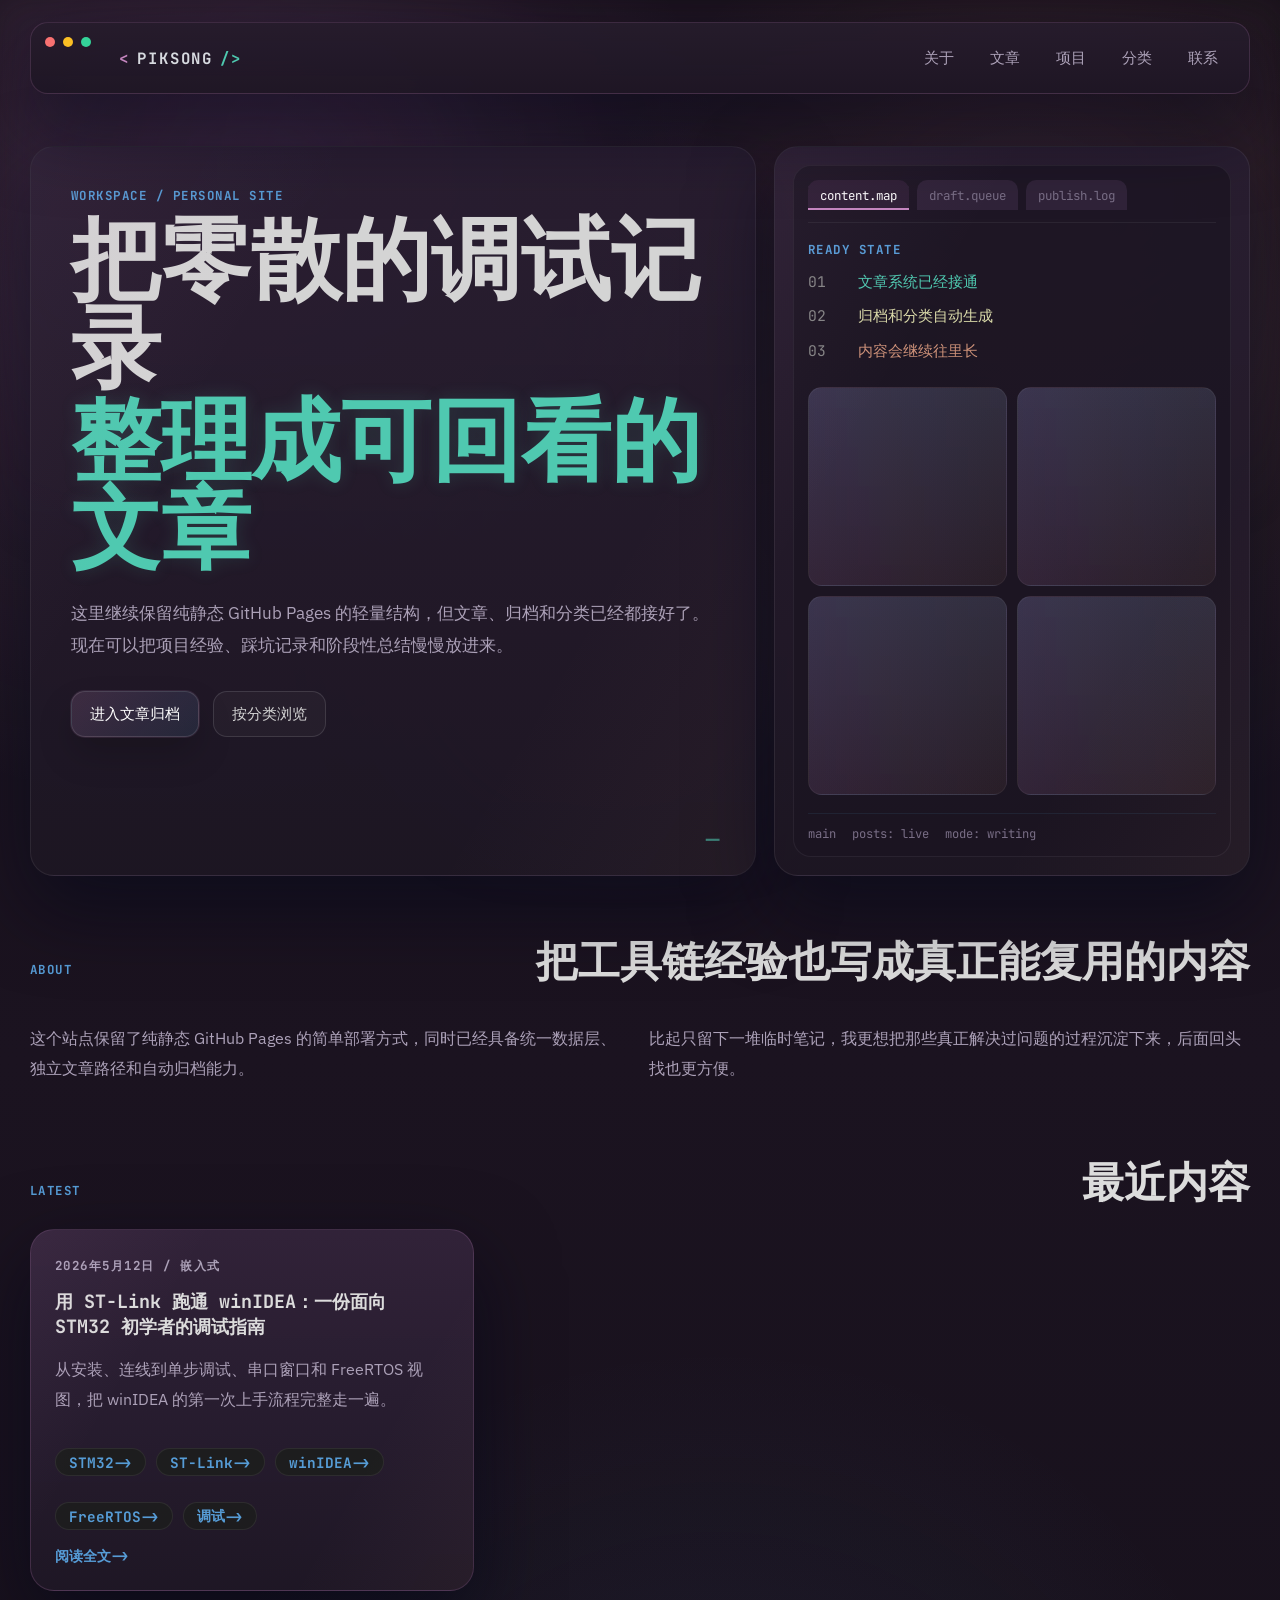
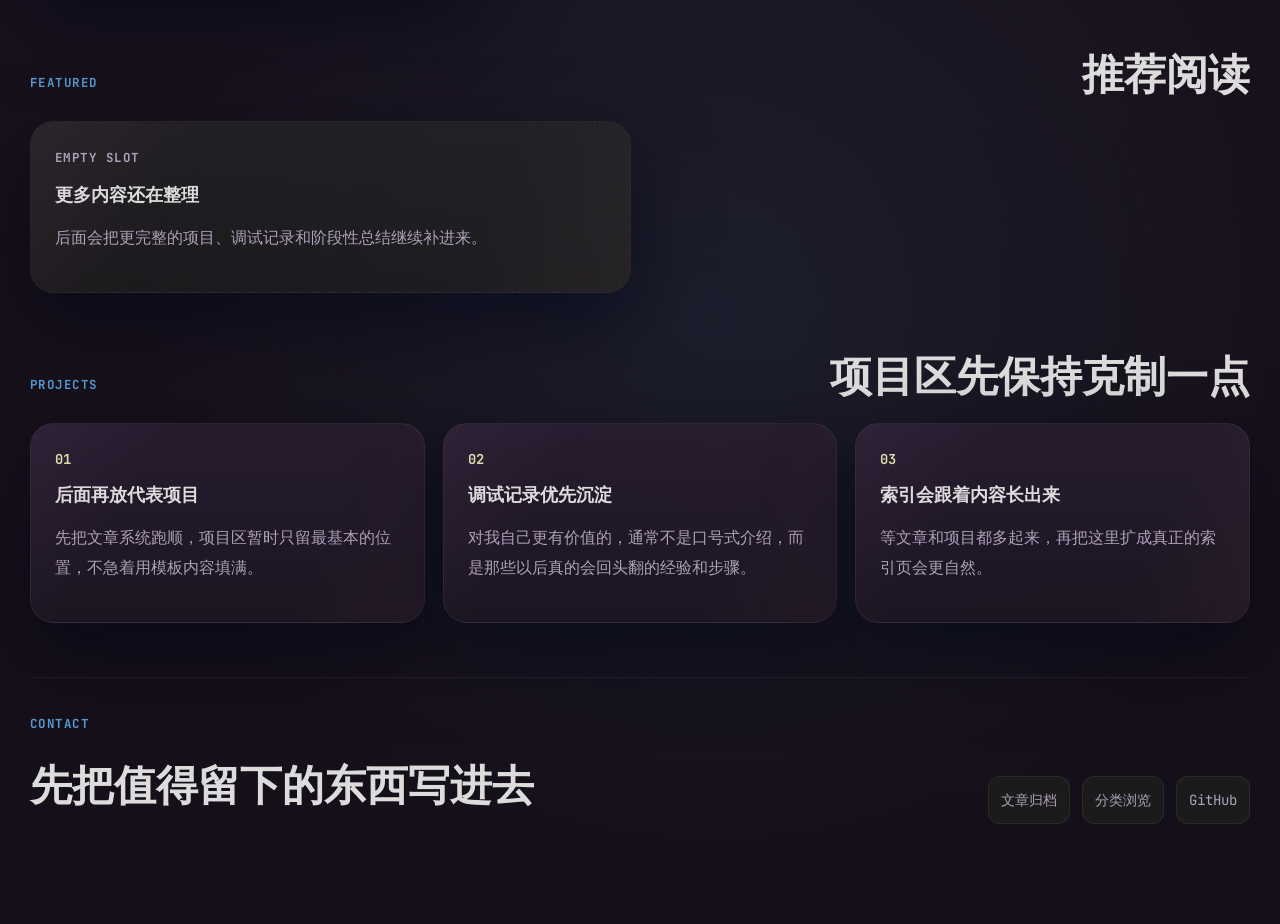
<file: index.html>
<!DOCTYPE html>
<html lang="zh-CN">
  <head>
    <meta charset="UTF-8" />
    <meta name="viewport" content="width=device-width, initial-scale=1.0" />
    <title>Piksong Blog</title>
    <meta
      name="description"
      content="Piksong 的个人博客，记录技术、项目和正在思考的事情。"
    />
    <link rel="preconnect" href="https://fonts.googleapis.com" />
    <link rel="preconnect" href="https://fonts.gstatic.com" crossorigin />
    <link
      href="https://fonts.googleapis.com/css2?family=IBM+Plex+Sans:wght@400;500;600;700&family=JetBrains+Mono:wght@400;500;700;800&display=swap"
      rel="stylesheet"
    />
    <link rel="stylesheet" href="styles.css" />
  </head>
  <body data-page="home">
    <div class="page-shell">
      <header class="site-header">
        <a class="brand" href="index.html">Piksong</a>
        <nav class="site-nav">
          <a href="#about">关于</a>
          <a href="archive.html">文章</a>
          <a href="#projects">项目</a>
          <a href="categories.html">分类</a>
          <a href="#contact">联系</a>
        </nav>
      </header>

      <main id="top">
        <section class="hero">
          <div class="hero-copy">
            <p class="eyebrow">WORKSPACE / PERSONAL SITE</p>
            <h1>
              把零散的调试记录
              <span>整理成可回看的文章</span>
            </h1>
            <p class="hero-text">
              这里继续保留纯静态 GitHub Pages 的轻量结构，但文章、归档和分类已经都接好了。
              现在可以把项目经验、踩坑记录和阶段性总结慢慢放进来。
            </p>
            <div class="hero-actions">
              <a class="button primary" href="archive.html">进入文章归档</a>
              <a class="button secondary" href="categories.html">按分类浏览</a>
            </div>
          </div>

          <aside class="hero-card">
            <div class="editor-panel">
              <div class="editor-tabs" aria-hidden="true">
                <span class="tab is-active">content.map</span>
                <span class="tab">draft.queue</span>
                <span class="tab">publish.log</span>
              </div>
              <p class="card-label">READY STATE</p>
              <div class="code-list">
                <p><span>01</span>文章系统已经接通</p>
                <p><span>02</span>归档和分类自动生成</p>
                <p><span>03</span>内容会继续往里长</p>
              </div>
              <div class="signal-grid" aria-hidden="true">
                <span></span>
                <span></span>
                <span></span>
                <span></span>
              </div>
              <div class="editor-status">
                <span>main</span>
                <span>posts: live</span>
                <span>mode: writing</span>
              </div>
            </div>
          </aside>
        </section>

        <section class="about section" id="about">
          <div class="section-heading">
            <p class="eyebrow">ABOUT</p>
            <h2>把工具链经验也写成真正能复用的内容</h2>
          </div>
          <div class="about-layout">
            <p>
              这个站点保留了纯静态 GitHub Pages 的简单部署方式，同时已经具备统一数据层、独立文章路径和自动归档能力。
            </p>
            <p>
              比起只留下一堆临时笔记，我更想把那些真正解决过问题的过程沉淀下来，后面回头找也更方便。
            </p>
          </div>
        </section>

        <section class="notes section" id="notes">
          <div class="section-heading">
            <p class="eyebrow">LATEST</p>
            <h2>最近内容</h2>
          </div>
          <div class="post-list" id="recent-posts"></div>
        </section>

        <section class="notes section">
          <div class="section-heading">
            <p class="eyebrow">FEATURED</p>
            <h2>推荐阅读</h2>
          </div>
          <div class="post-list post-list-featured" id="featured-posts"></div>
        </section>

        <section class="projects section" id="projects">
          <div class="section-heading">
            <p class="eyebrow">PROJECTS</p>
            <h2>项目区先保持克制一点</h2>
          </div>
          <div class="project-grid">
            <div class="project-panel">
              <span>01</span>
              <h3>后面再放代表项目</h3>
              <p>先把文章系统跑顺，项目区暂时只留最基本的位置，不急着用模板内容填满。</p>
            </div>
            <div class="project-panel">
              <span>02</span>
              <h3>调试记录优先沉淀</h3>
              <p>对我自己更有价值的，通常不是口号式介绍，而是那些以后真的会回头翻的经验和步骤。</p>
            </div>
            <div class="project-panel">
              <span>03</span>
              <h3>索引会跟着内容长出来</h3>
              <p>等文章和项目都多起来，再把这里扩成真正的索引页会更自然。</p>
            </div>
          </div>
        </section>
      </main>

      <footer class="site-footer section" id="contact">
        <div>
          <p class="eyebrow">CONTACT</p>
          <h2>先把值得留下的东西写进去</h2>
        </div>
        <div class="footer-links">
          <a href="archive.html">文章归档</a>
          <a href="categories.html">分类浏览</a>
          <a href="https://github.com/Piksong">GitHub</a>
        </div>
      </footer>
    </div>

    <script type="module" src="scripts/blog.js"></script>
  </body>
</html>
</file>
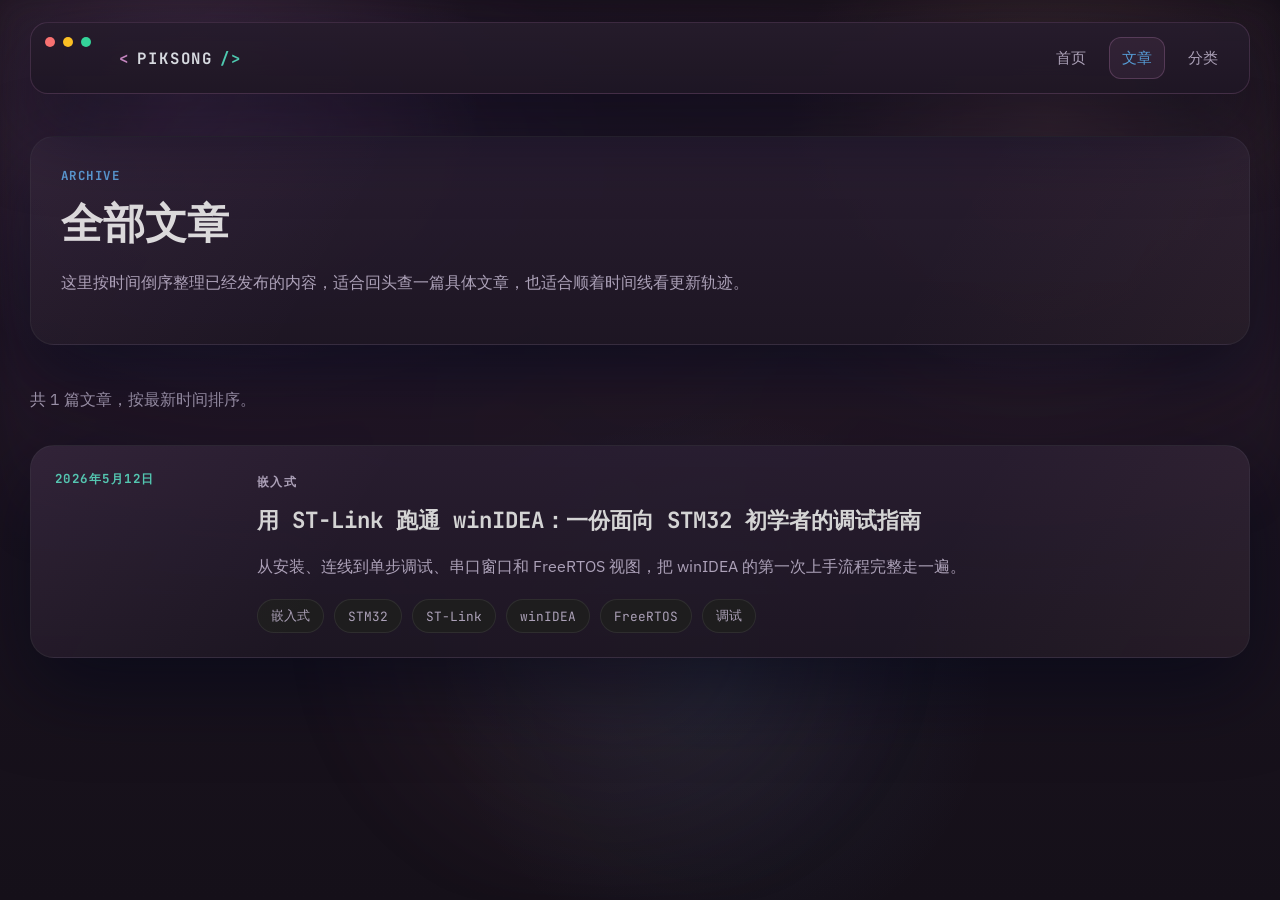
<file: archive.html>
<!DOCTYPE html>
<html lang="zh-CN">
  <head>
    <meta charset="UTF-8" />
    <meta name="viewport" content="width=device-width, initial-scale=1.0" />
    <title>文章归档 | Piksong Blog</title>
    <meta name="description" content="Piksong Blog 的全部文章归档。" />
    <link rel="preconnect" href="https://fonts.googleapis.com" />
    <link rel="preconnect" href="https://fonts.gstatic.com" crossorigin />
    <link
      href="https://fonts.googleapis.com/css2?family=IBM+Plex+Sans:wght@400;500;600;700&family=JetBrains+Mono:wght@400;500;700;800&display=swap"
      rel="stylesheet"
    />
    <link rel="stylesheet" href="styles.css" />
  </head>
  <body data-page="archive">
    <div class="page-shell">
      <header class="site-header">
        <a class="brand" href="index.html">Piksong</a>
        <nav class="site-nav">
          <a href="index.html">首页</a>
          <a href="archive.html" aria-current="page">文章</a>
          <a href="categories.html">分类</a>
        </nav>
      </header>

      <main class="listing-page">
        <section class="page-hero">
          <p class="eyebrow">ARCHIVE</p>
          <h1>全部文章</h1>
          <p class="page-intro">
            这里按时间倒序整理已经发布的内容，适合回头查一篇具体文章，也适合顺着时间线看更新轨迹。
          </p>
        </section>

        <section class="section">
          <div class="archive-toolbar" id="archive-summary"></div>
          <div class="archive-list" id="archive-posts"></div>
        </section>
      </main>
    </div>

    <script type="module" src="scripts/blog.js"></script>
  </body>
</html>
</file>
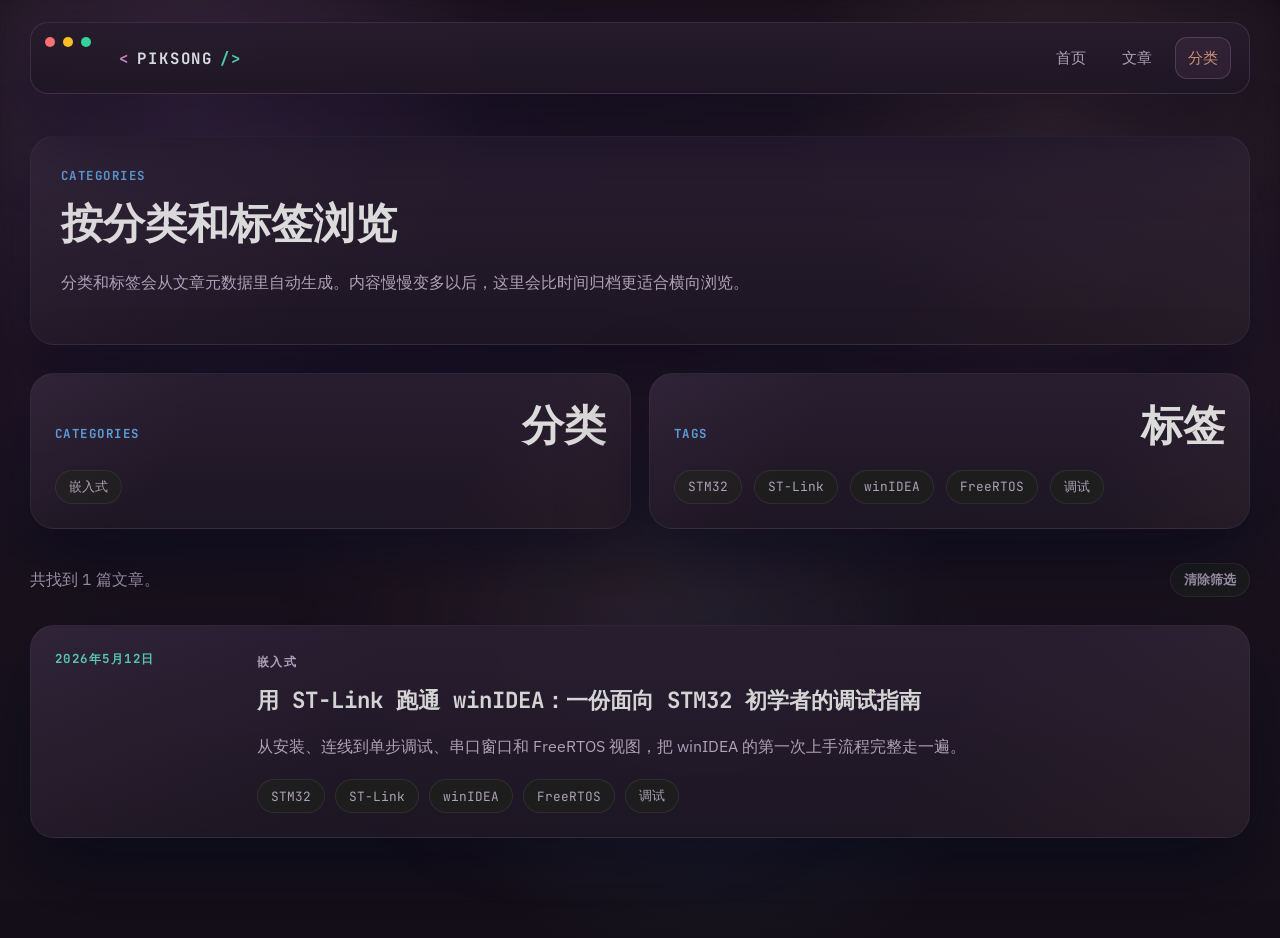
<file: categories.html>
<!DOCTYPE html>
<html lang="zh-CN">
  <head>
    <meta charset="UTF-8" />
    <meta name="viewport" content="width=device-width, initial-scale=1.0" />
    <title>分类浏览 | Piksong Blog</title>
    <meta name="description" content="按分类和标签浏览 Piksong Blog 的文章。" />
    <link rel="preconnect" href="https://fonts.googleapis.com" />
    <link rel="preconnect" href="https://fonts.gstatic.com" crossorigin />
    <link
      href="https://fonts.googleapis.com/css2?family=IBM+Plex+Sans:wght@400;500;600;700&family=JetBrains+Mono:wght@400;500;700;800&display=swap"
      rel="stylesheet"
    />
    <link rel="stylesheet" href="styles.css" />
  </head>
  <body data-page="categories">
    <div class="page-shell">
      <header class="site-header">
        <a class="brand" href="index.html">Piksong</a>
        <nav class="site-nav">
          <a href="index.html">首页</a>
          <a href="archive.html">文章</a>
          <a href="categories.html" aria-current="page">分类</a>
        </nav>
      </header>

      <main class="listing-page">
        <section class="page-hero">
          <p class="eyebrow">CATEGORIES</p>
          <h1>按分类和标签浏览</h1>
          <p class="page-intro">
            分类和标签会从文章元数据里自动生成。内容慢慢变多以后，这里会比时间归档更适合横向浏览。
          </p>
        </section>

        <section class="section">
          <div class="taxonomy-grid">
            <div class="taxonomy-panel">
              <div class="section-heading section-heading-small">
                <p class="eyebrow">CATEGORIES</p>
                <h2>分类</h2>
              </div>
              <div class="chip-group" id="category-chips"></div>
            </div>
            <div class="taxonomy-panel">
              <div class="section-heading section-heading-small">
                <p class="eyebrow">TAGS</p>
                <h2>标签</h2>
              </div>
              <div class="chip-group" id="tag-chips"></div>
            </div>
          </div>

          <div class="archive-toolbar archive-toolbar-spaced" id="filter-summary"></div>
          <div class="archive-list" id="filtered-posts"></div>
        </section>
      </main>
    </div>

    <script type="module" src="scripts/blog.js"></script>
  </body>
</html>
</file>
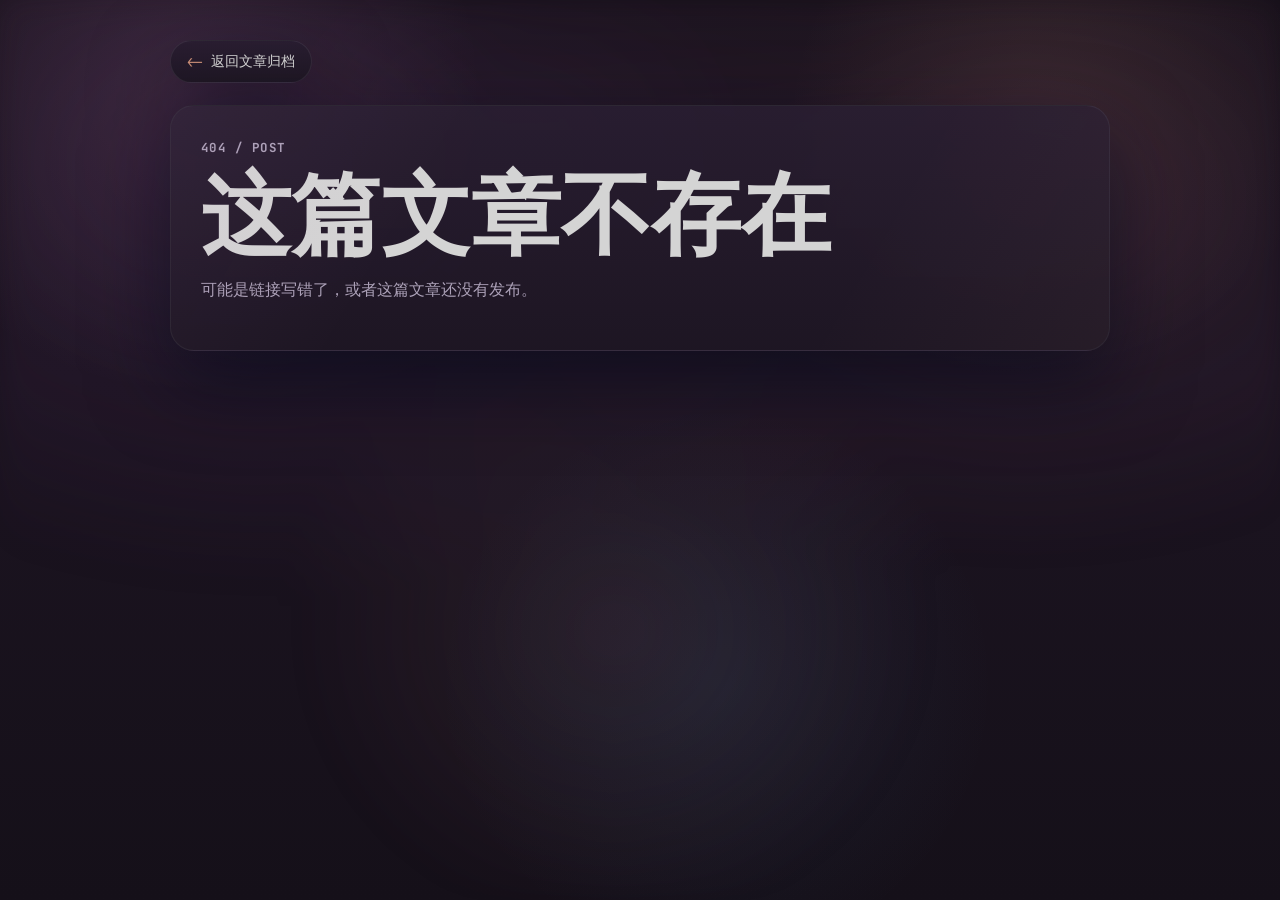
<file: posts/_template.html>
<!DOCTYPE html>
<html lang="zh-CN">
  <head>
    <meta charset="UTF-8" />
    <meta name="viewport" content="width=device-width, initial-scale=1.0" />
    <title>把这里改成文章标题 | Piksong Blog</title>
    <meta name="description" content="把这里改成一句 60 到 120 字左右的文章摘要。" />
    <link rel="canonical" href="https://piksong.github.io/posts/your-post-slug.html" />
    <meta name="robots" content="index,follow" />
    <link rel="preconnect" href="https://fonts.googleapis.com" />
    <link rel="preconnect" href="https://fonts.gstatic.com" crossorigin />
    <link
      href="https://fonts.googleapis.com/css2?family=IBM+Plex+Sans:wght@400;500;600;700&family=JetBrains+Mono:wght@400;500;700;800&display=swap"
      rel="stylesheet"
    />
    <link rel="stylesheet" href="../styles.css" />
  </head>
  <body data-page="post" data-post-slug="your-post-slug">
    <div class="page-shell post-page">
      <a class="back-link" href="../archive.html">返回文章归档</a>

      <main id="post-root">
        <section class="post-hero">
          <p class="eyebrow">LOADING</p>
          <h1>文章加载中</h1>
          <p>正在读取文章内容。</p>
        </section>
      </main>
    </div>

    <script type="module" src="../scripts/blog.js"></script>
  </body>
</html>
</file>
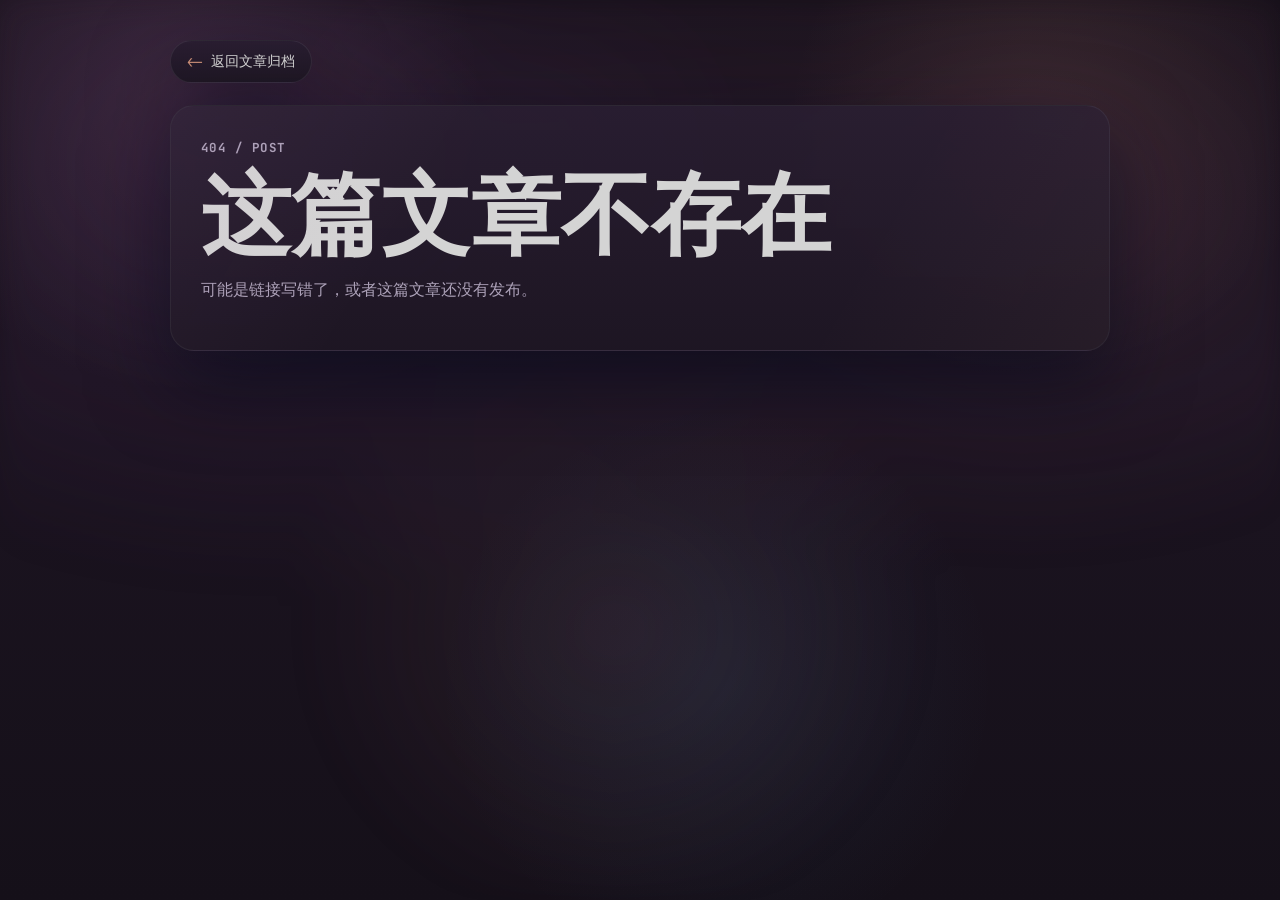
<file: posts/debugging-log.html>
<!DOCTYPE html>
<html lang="zh-CN">
  <head>
    <meta charset="UTF-8" />
    <meta name="viewport" content="width=device-width, initial-scale=1.0" />
    <title>加载中 | Piksong Blog</title>
    <meta name="description" content="Piksong Blog 文章页。" />
    <link rel="preconnect" href="https://fonts.googleapis.com" />
    <link rel="preconnect" href="https://fonts.gstatic.com" crossorigin />
    <link
      href="https://fonts.googleapis.com/css2?family=IBM+Plex+Sans:wght@400;500;600;700&family=JetBrains+Mono:wght@400;500;700;800&display=swap"
      rel="stylesheet"
    />
    <link rel="stylesheet" href="../styles.css" />
  </head>
  <body data-page="post" data-post-slug="debugging-log">
    <div class="page-shell post-page">
      <a class="back-link" href="../archive.html">返回文章归档</a>

      <main id="post-root">
        <section class="post-hero">
          <p class="eyebrow">LOADING</p>
          <h1>文章加载中</h1>
          <p>正在读取文章内容。</p>
        </section>
      </main>
    </div>

    <script type="module" src="../scripts/blog.js"></script>
  </body>
</html>
</file>
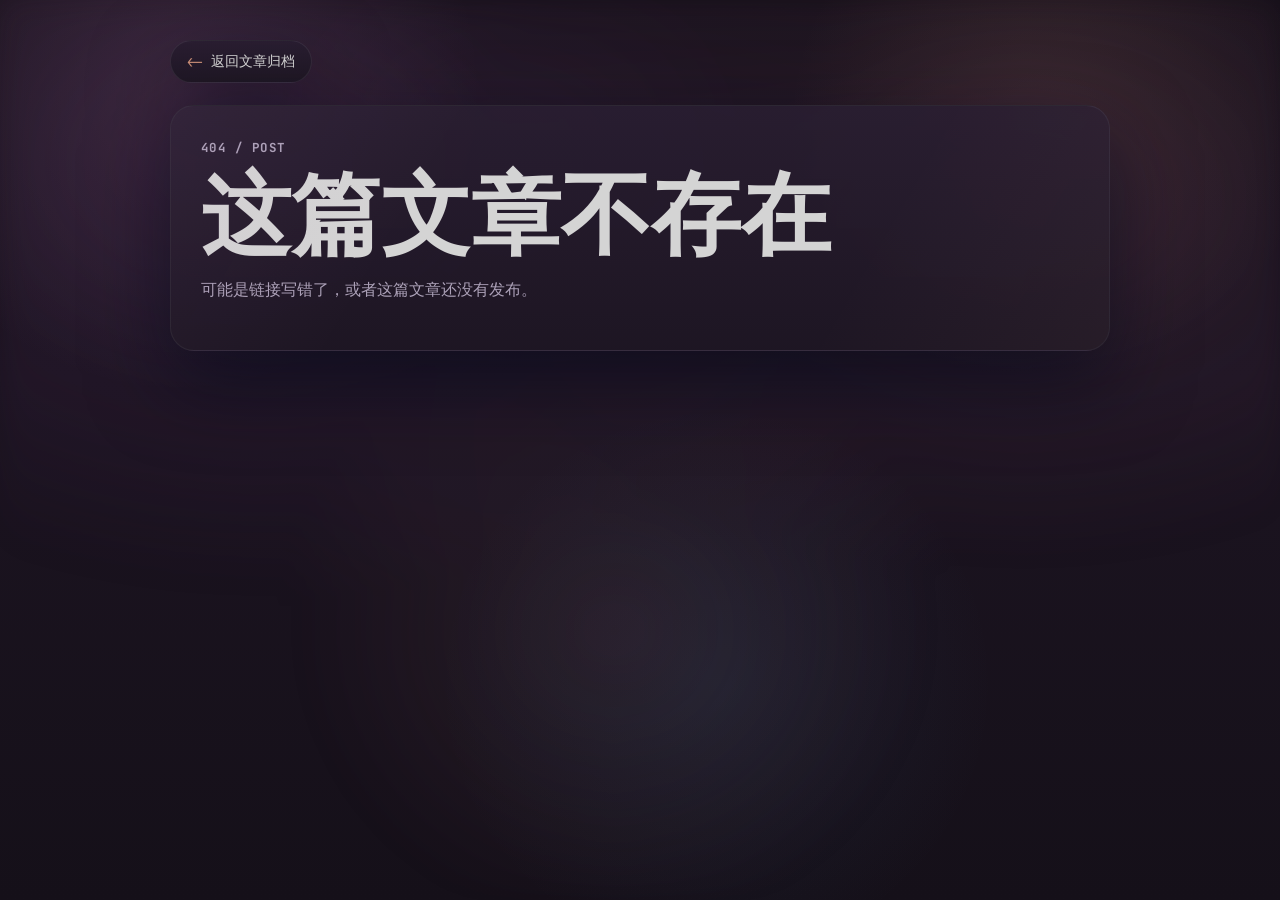
<file: posts/project-slice.html>
<!DOCTYPE html>
<html lang="zh-CN">
  <head>
    <meta charset="UTF-8" />
    <meta name="viewport" content="width=device-width, initial-scale=1.0" />
    <title>加载中 | Piksong Blog</title>
    <meta name="description" content="Piksong Blog 文章页。" />
    <link rel="preconnect" href="https://fonts.googleapis.com" />
    <link rel="preconnect" href="https://fonts.gstatic.com" crossorigin />
    <link
      href="https://fonts.googleapis.com/css2?family=IBM+Plex+Sans:wght@400;500;600;700&family=JetBrains+Mono:wght@400;500;700;800&display=swap"
      rel="stylesheet"
    />
    <link rel="stylesheet" href="../styles.css" />
  </head>
  <body data-page="post" data-post-slug="project-slice">
    <div class="page-shell post-page">
      <a class="back-link" href="../archive.html">返回文章归档</a>

      <main id="post-root">
        <section class="post-hero">
          <p class="eyebrow">LOADING</p>
          <h1>文章加载中</h1>
          <p>正在读取文章内容。</p>
        </section>
      </main>
    </div>

    <script type="module" src="../scripts/blog.js"></script>
  </body>
</html>
</file>
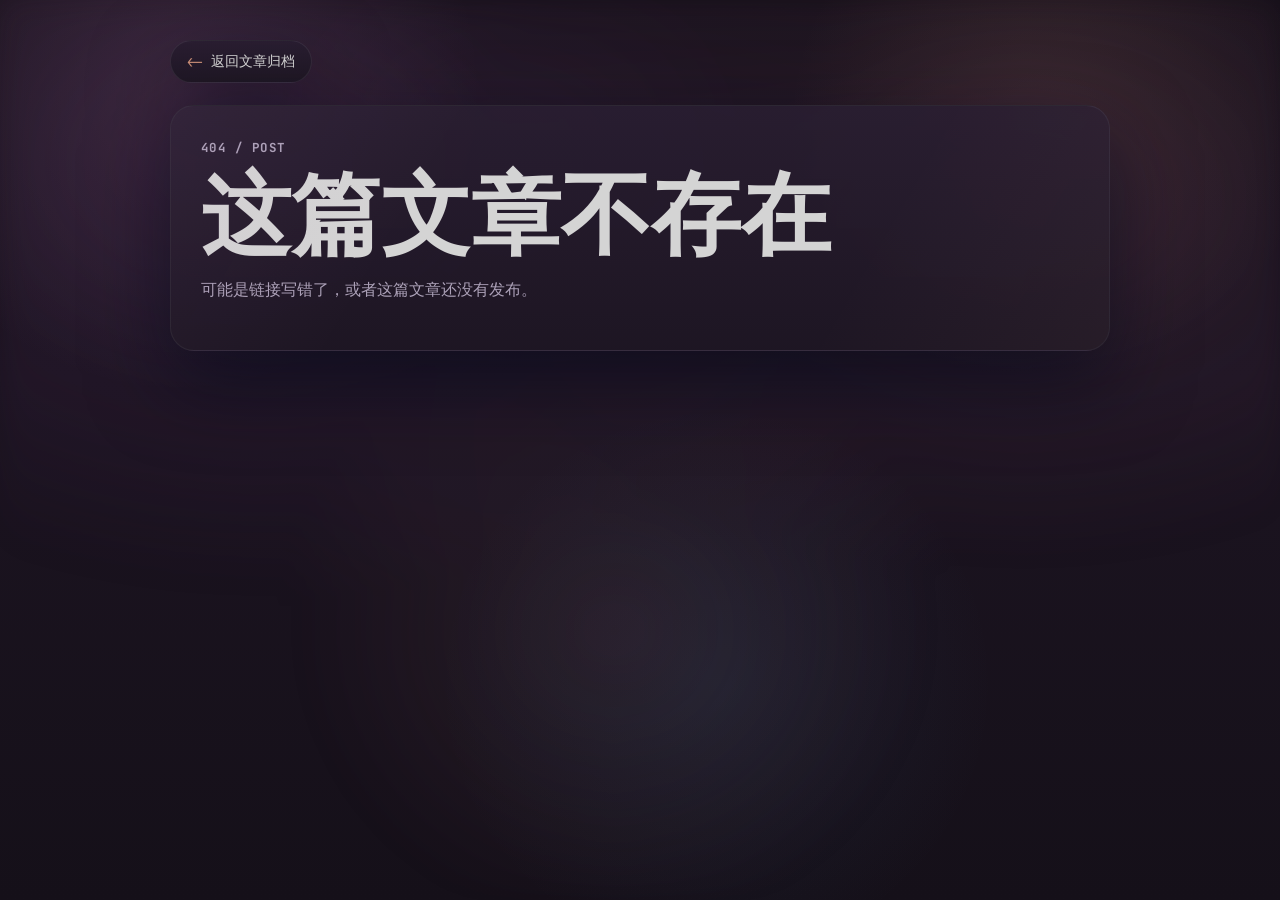
<file: posts/welcome.html>
<!DOCTYPE html>
<html lang="zh-CN">
  <head>
    <meta charset="UTF-8" />
    <meta name="viewport" content="width=device-width, initial-scale=1.0" />
    <title>加载中 | Piksong Blog</title>
    <meta name="description" content="Piksong Blog 文章页。" />
    <link rel="preconnect" href="https://fonts.googleapis.com" />
    <link rel="preconnect" href="https://fonts.gstatic.com" crossorigin />
    <link
      href="https://fonts.googleapis.com/css2?family=IBM+Plex+Sans:wght@400;500;600;700&family=JetBrains+Mono:wght@400;500;700;800&display=swap"
      rel="stylesheet"
    />
    <link rel="stylesheet" href="../styles.css" />
  </head>
  <body data-page="post" data-post-slug="welcome">
    <div class="page-shell post-page">
      <a class="back-link" href="../archive.html">返回文章归档</a>

      <main id="post-root">
        <section class="post-hero">
          <p class="eyebrow">LOADING</p>
          <h1>文章加载中</h1>
          <p>正在读取文章内容。</p>
        </section>
      </main>
    </div>

    <script type="module" src="../scripts/blog.js"></script>
  </body>
</html>
</file>
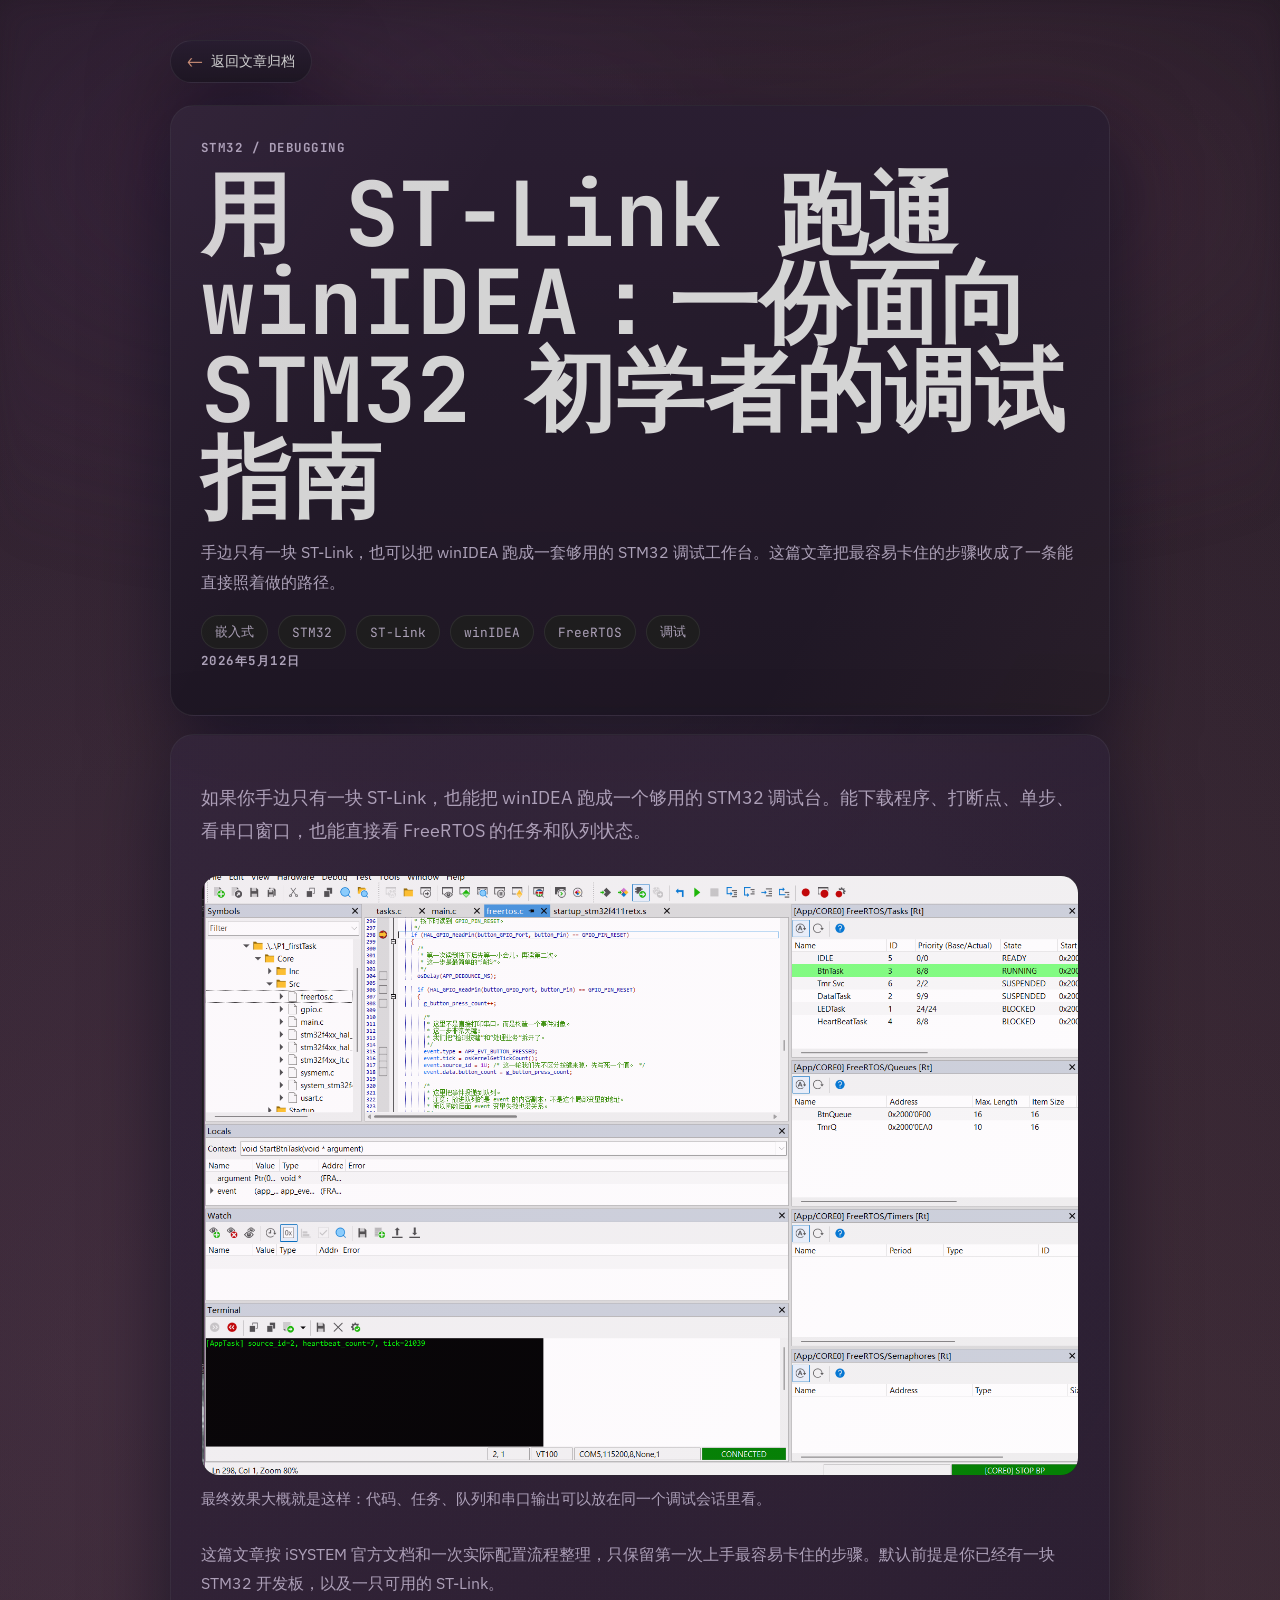
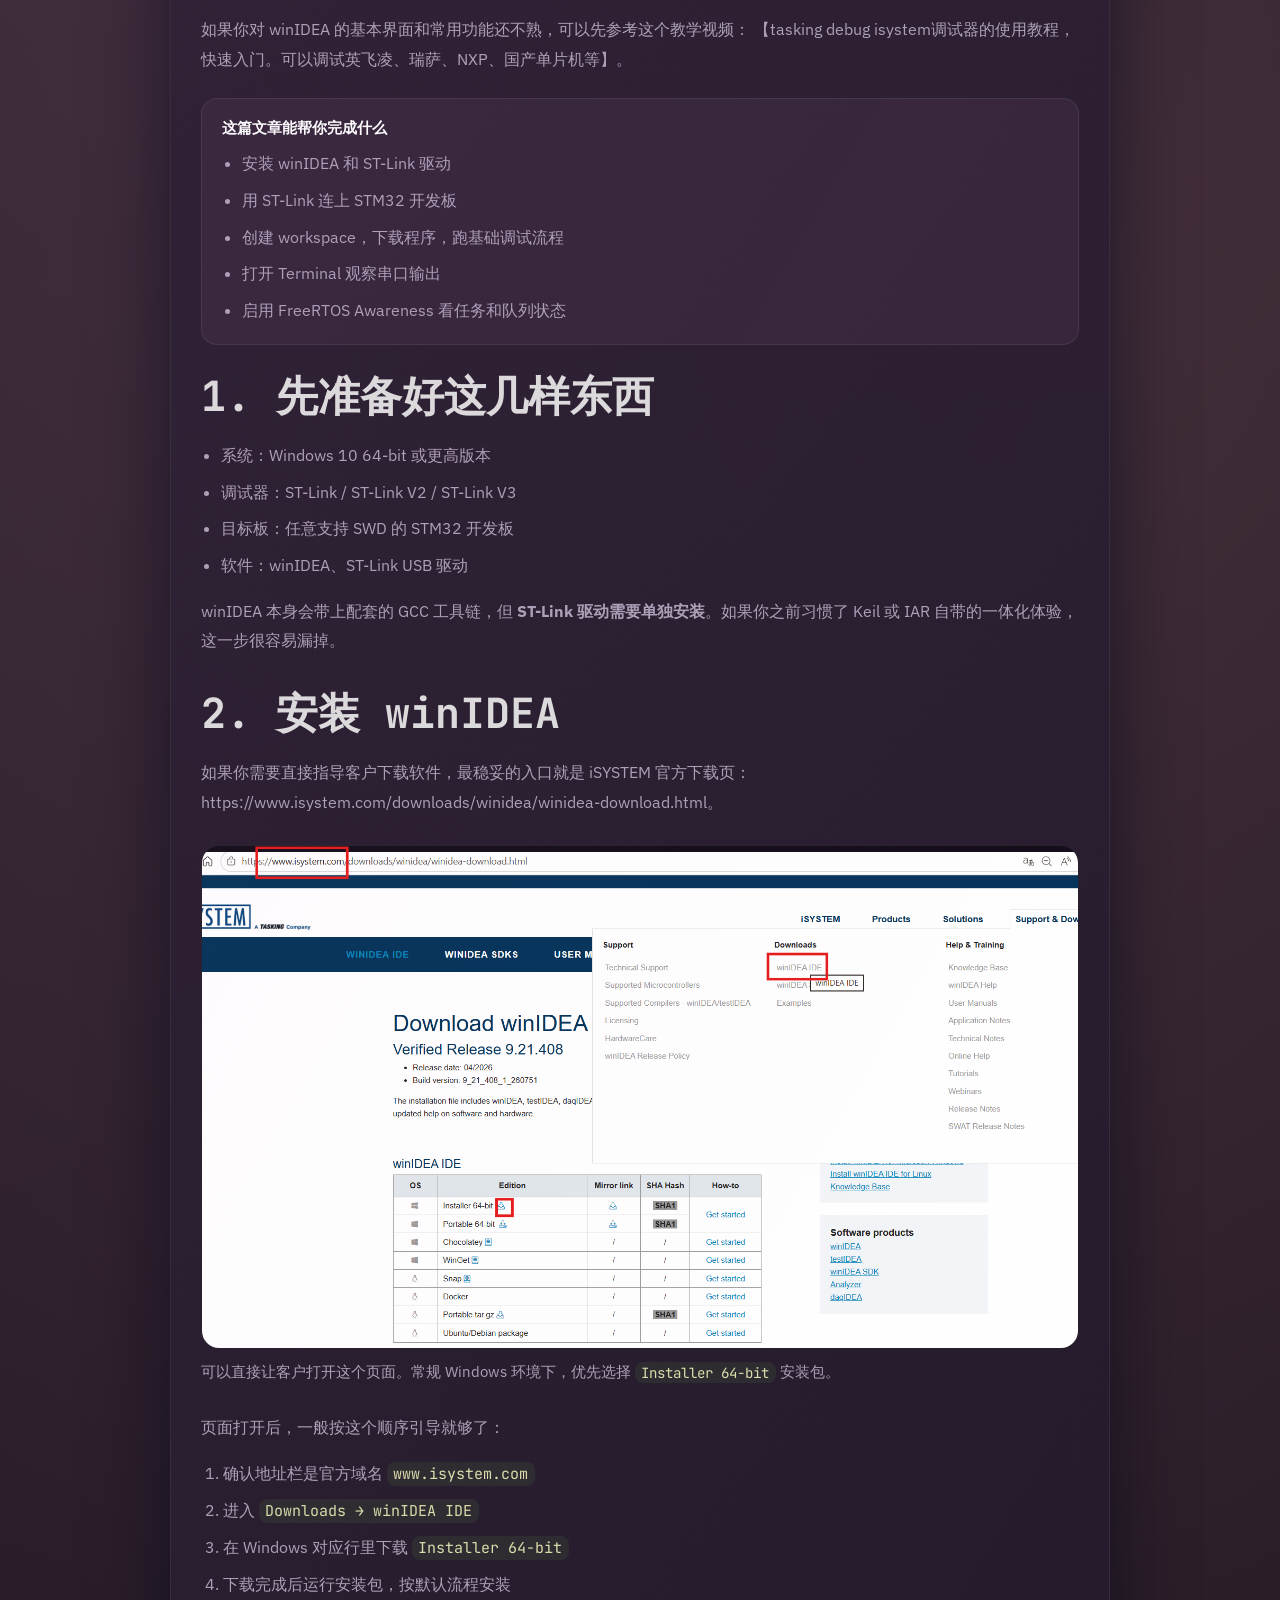
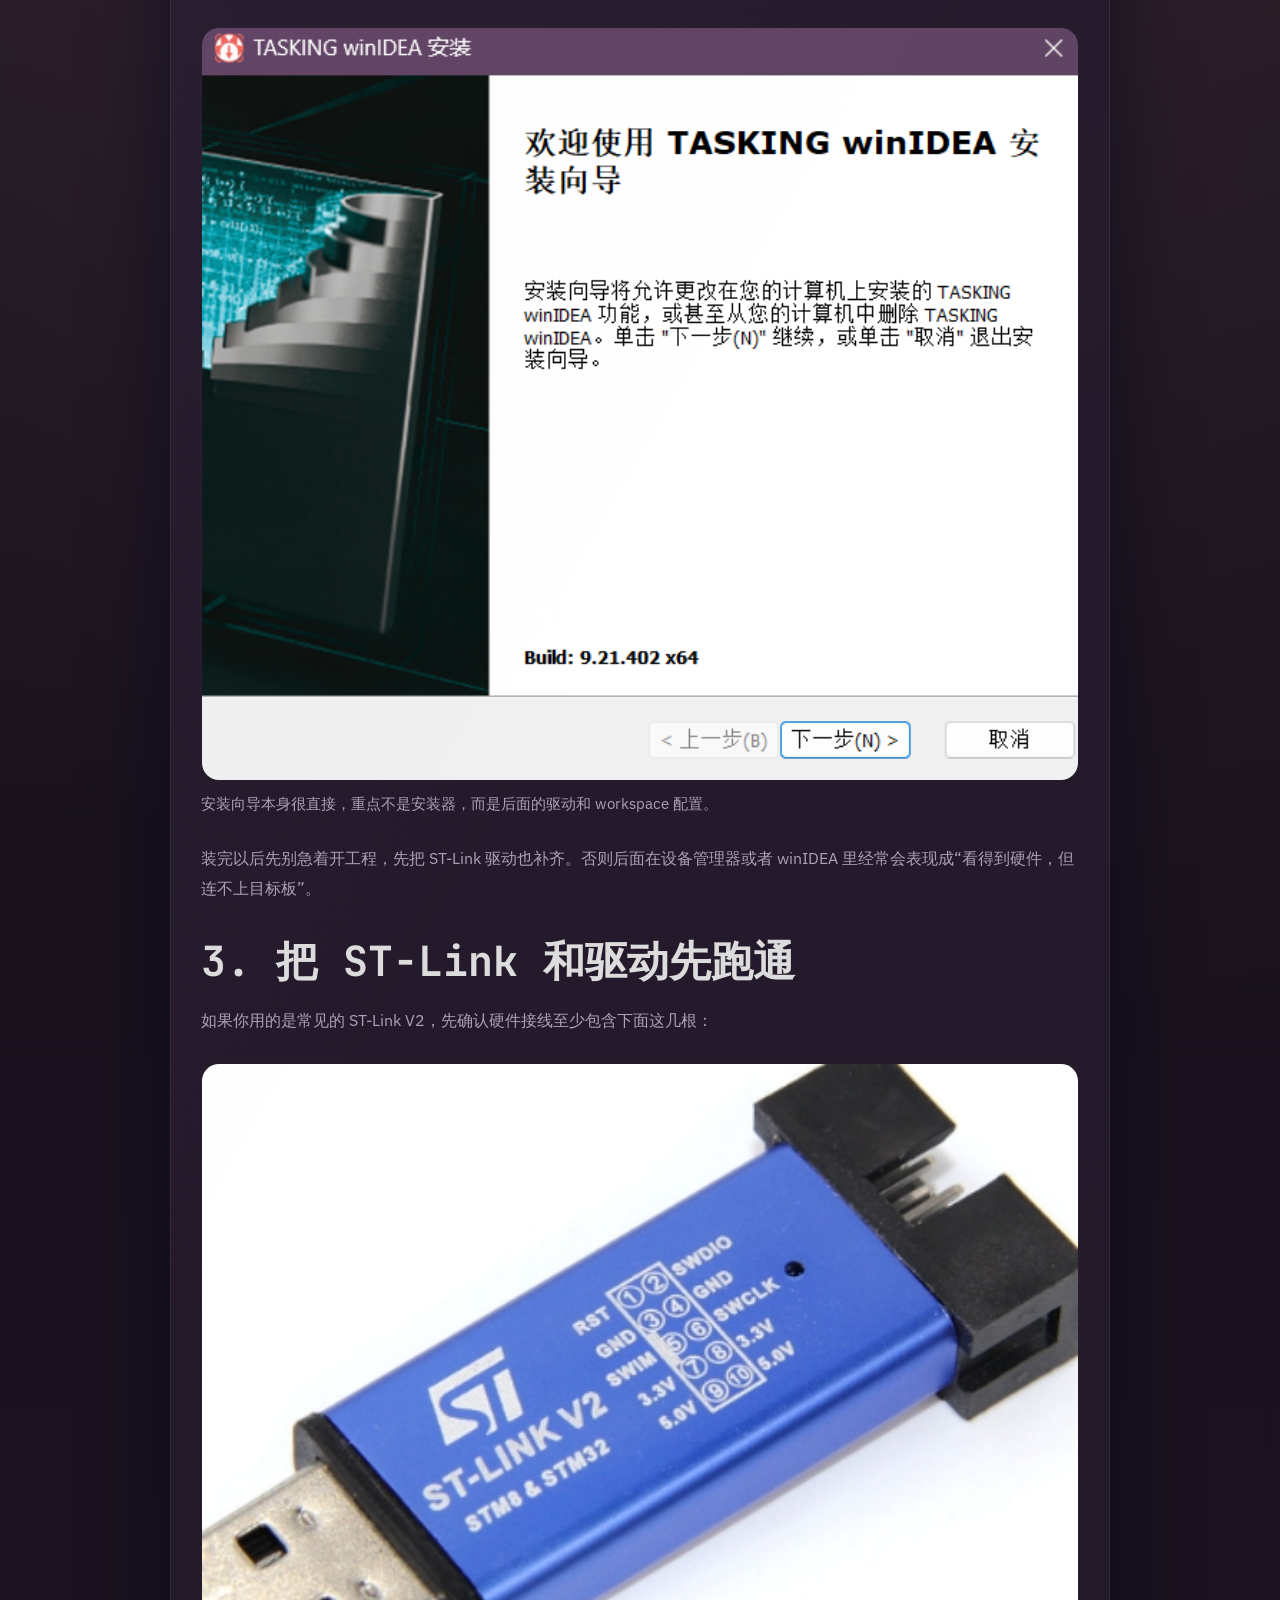
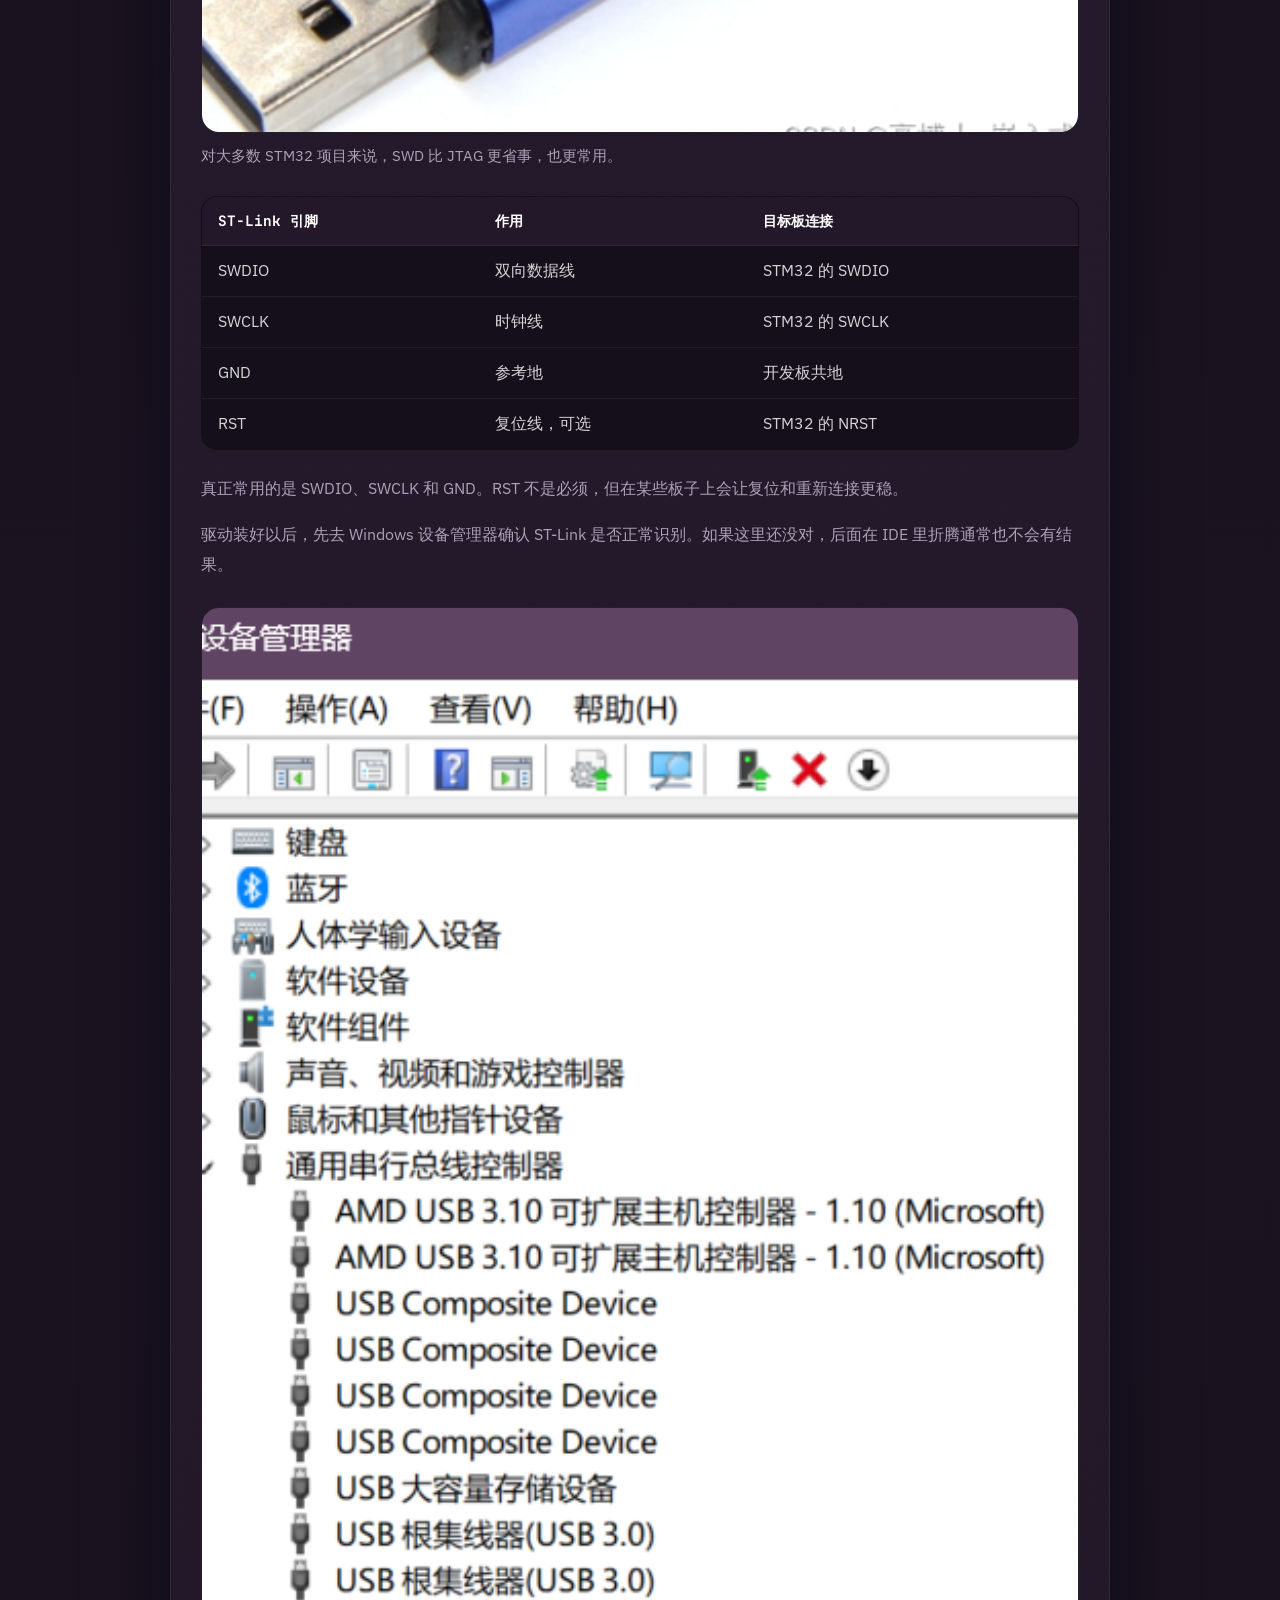
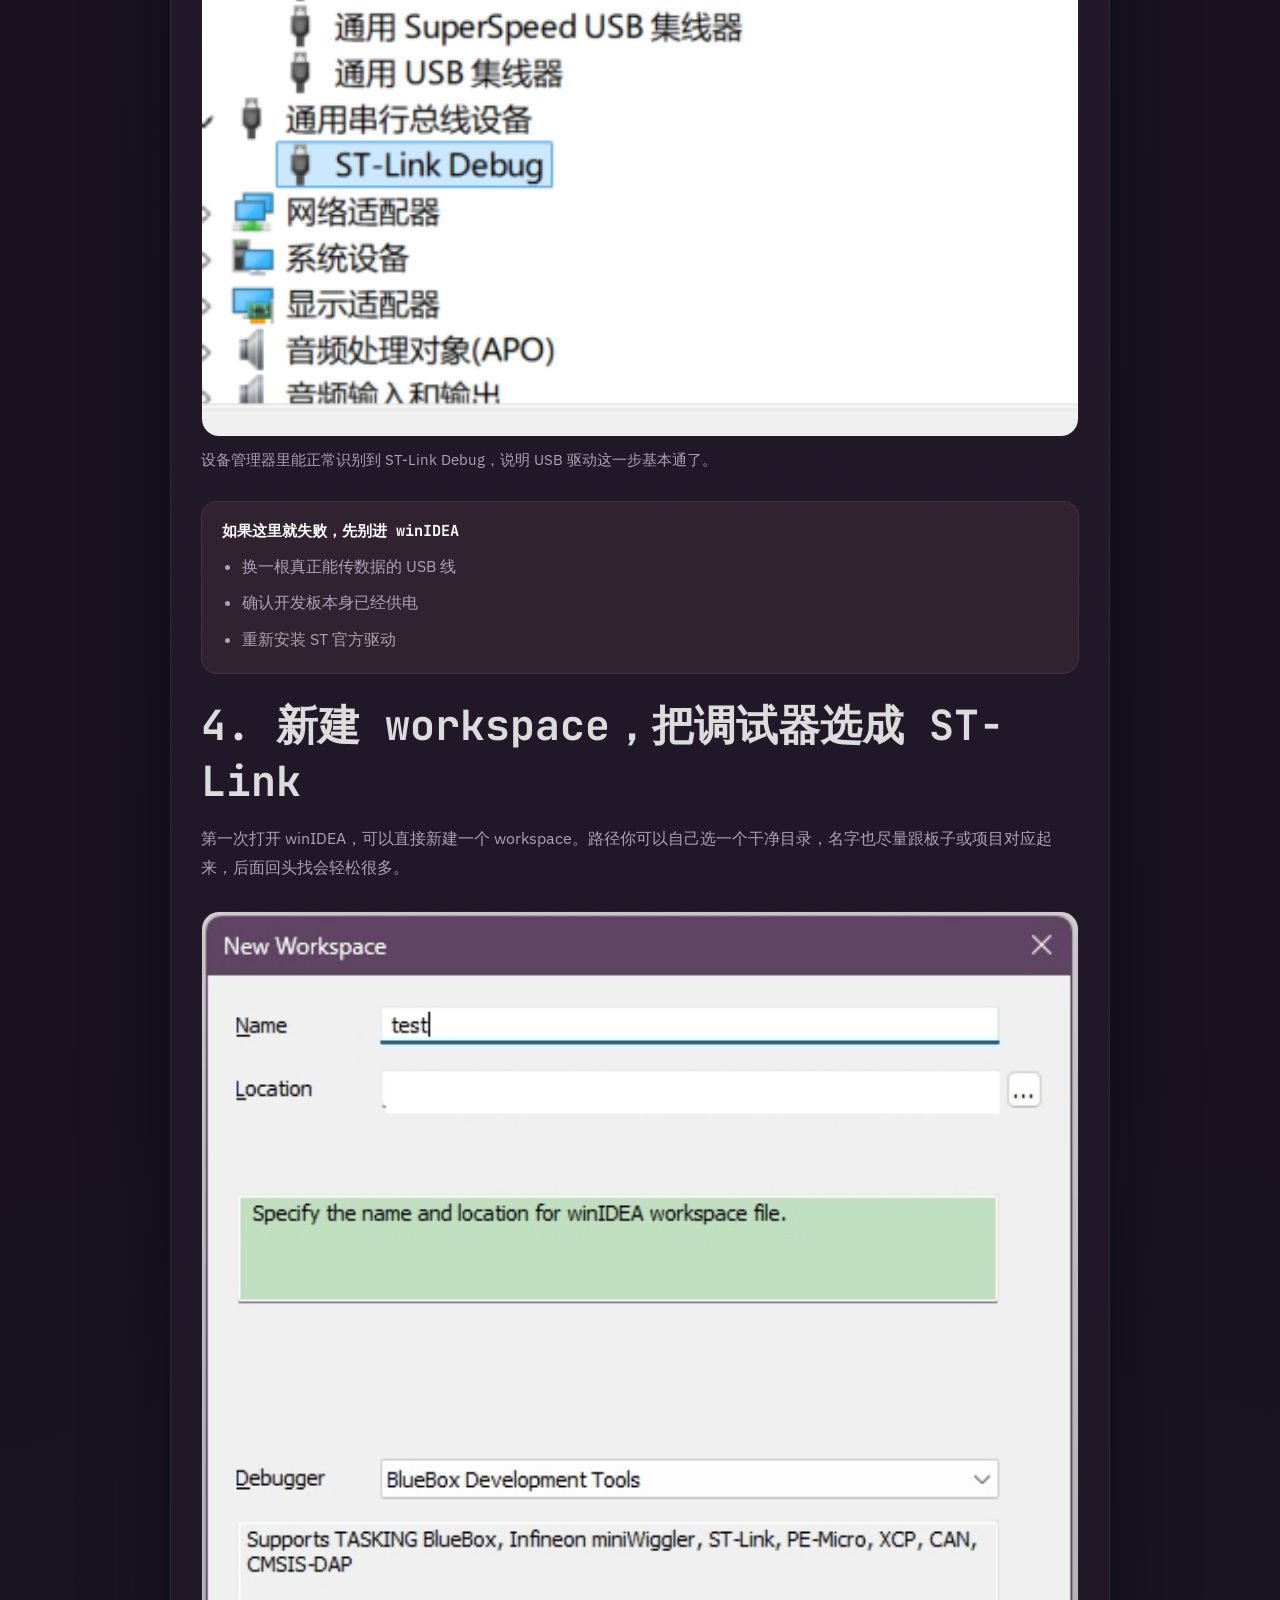
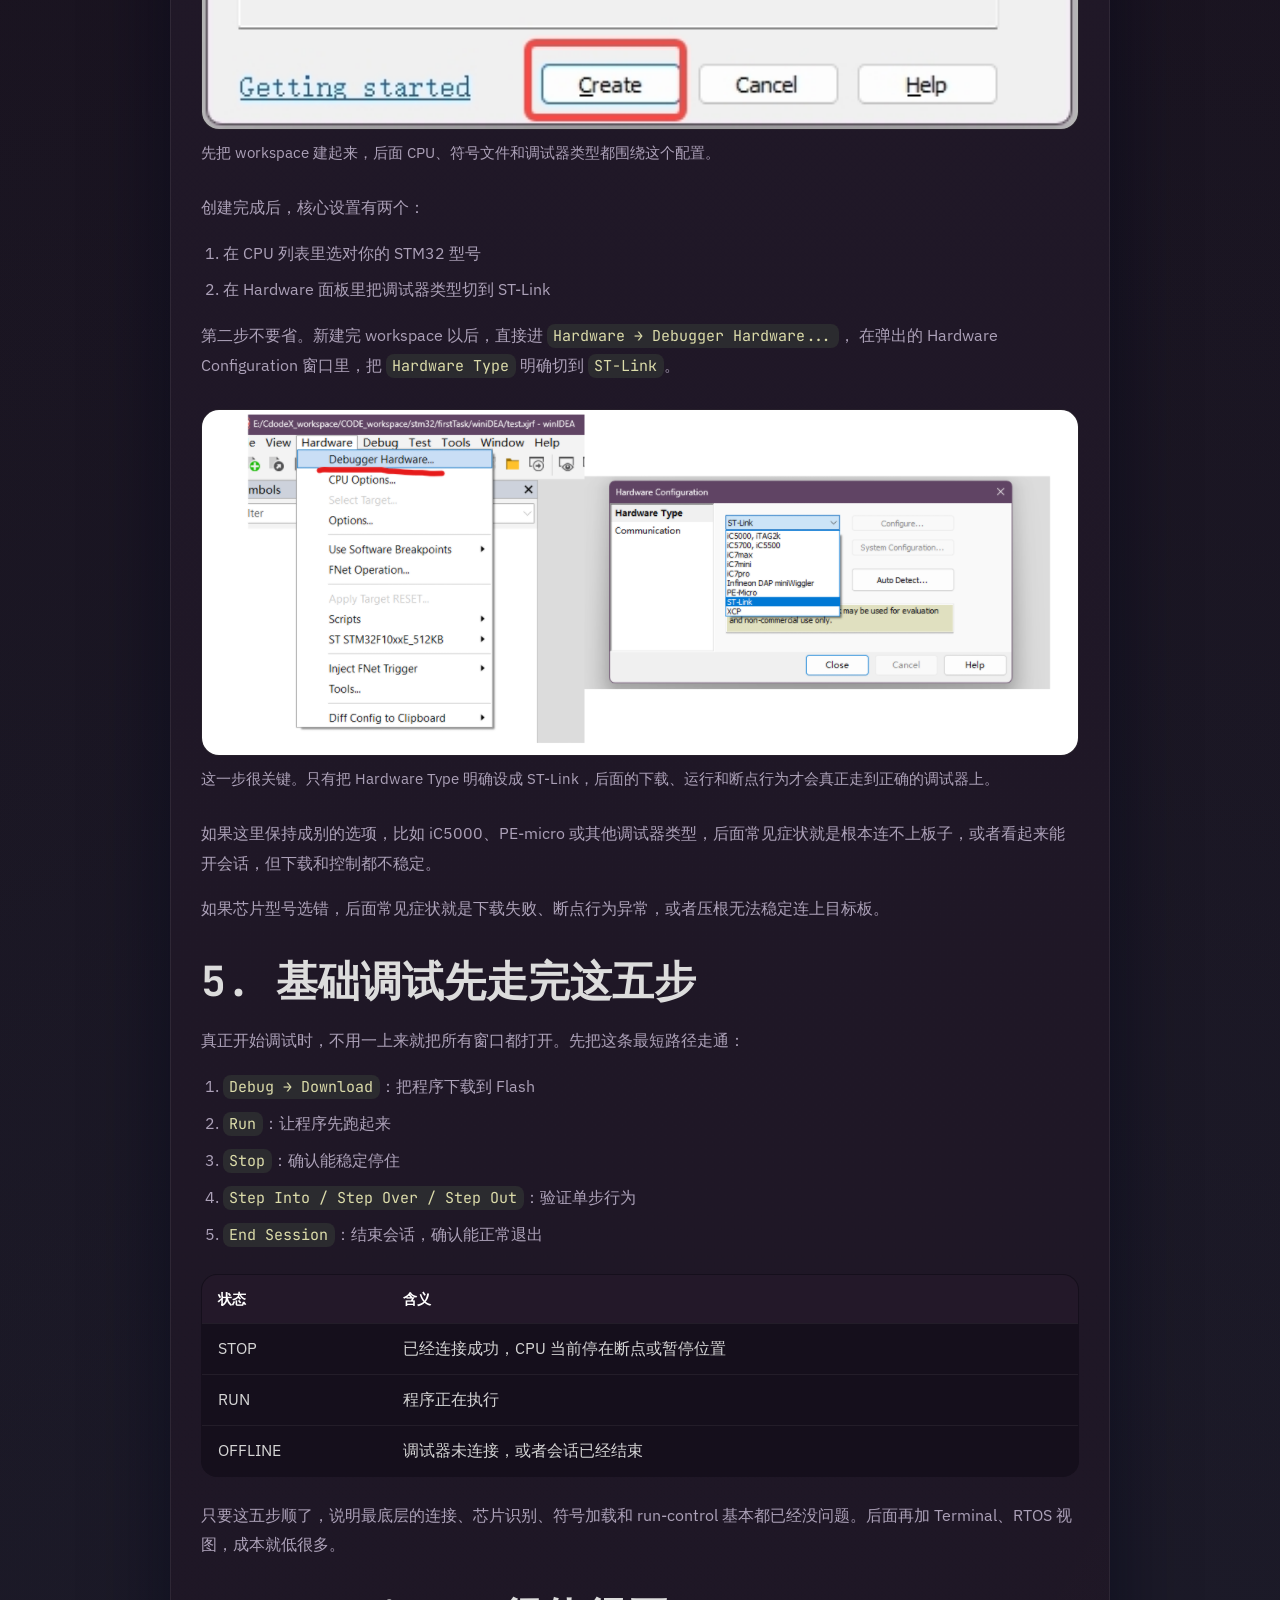
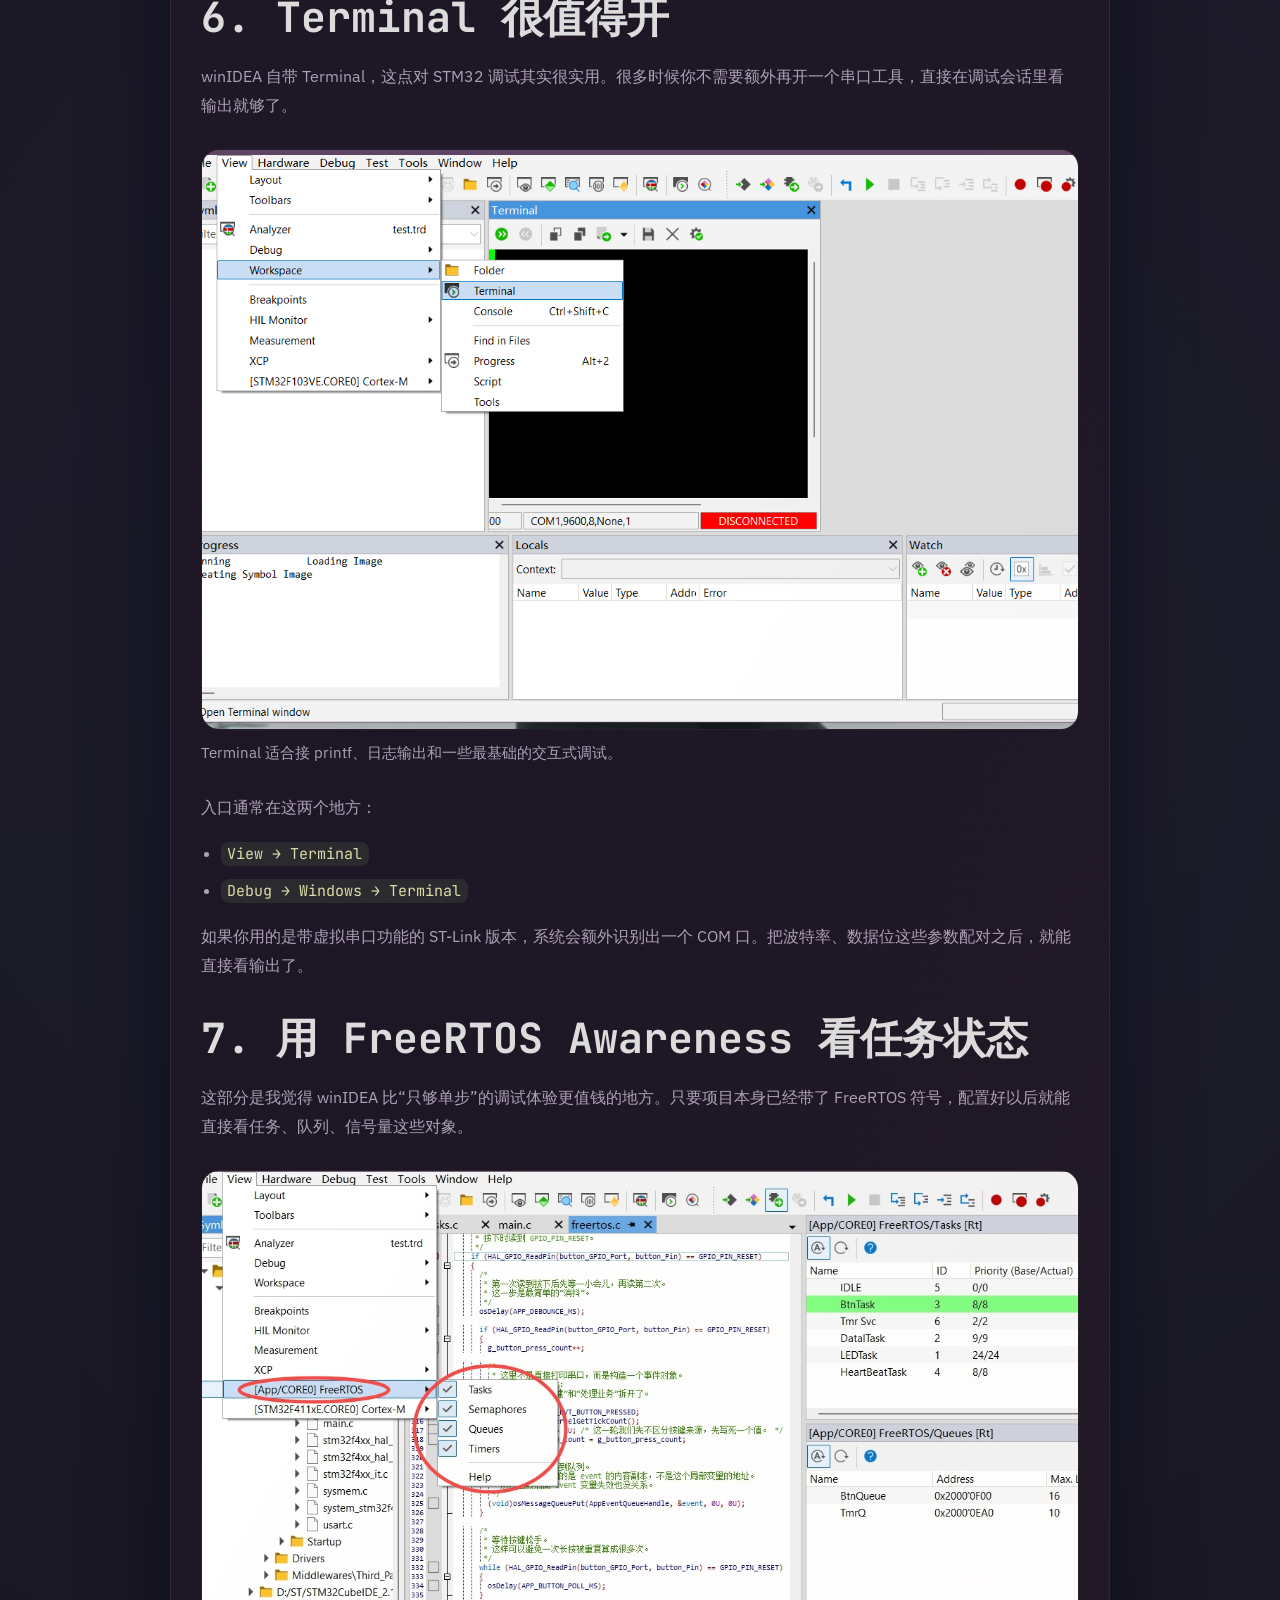
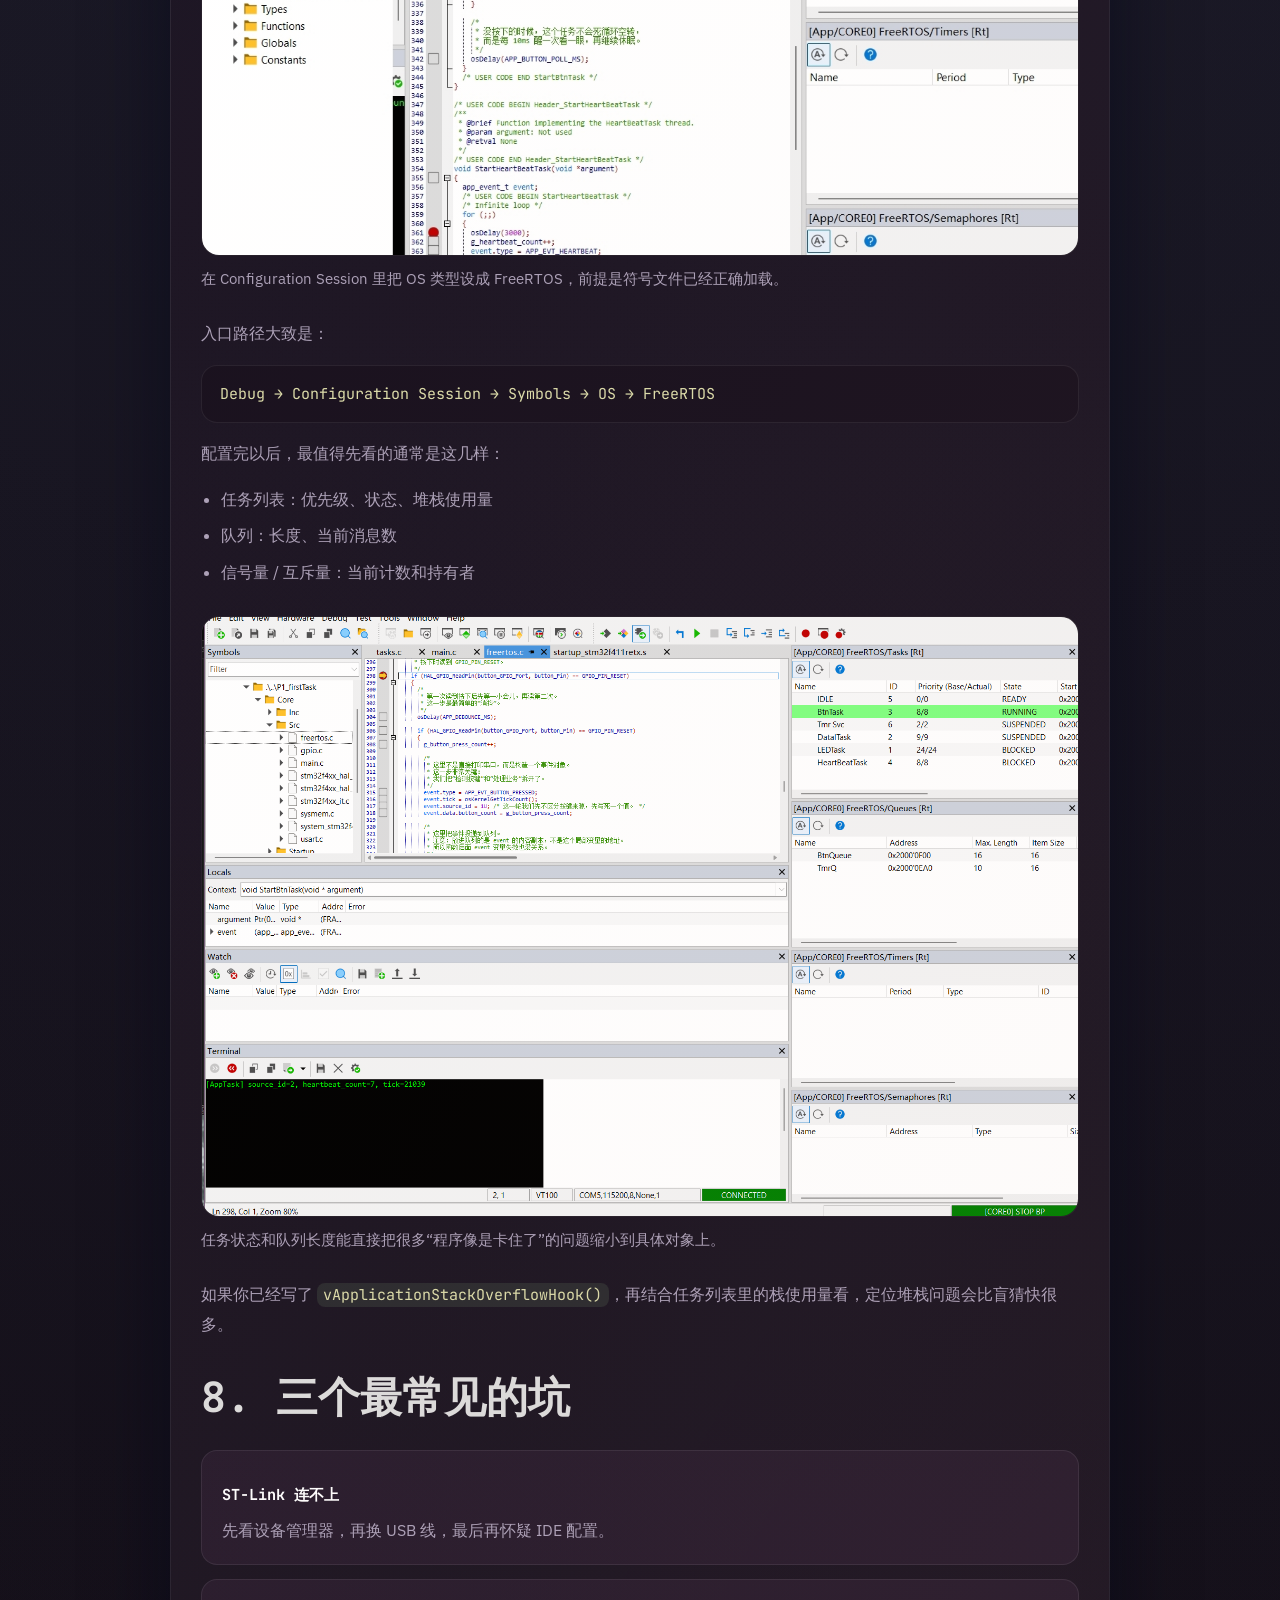
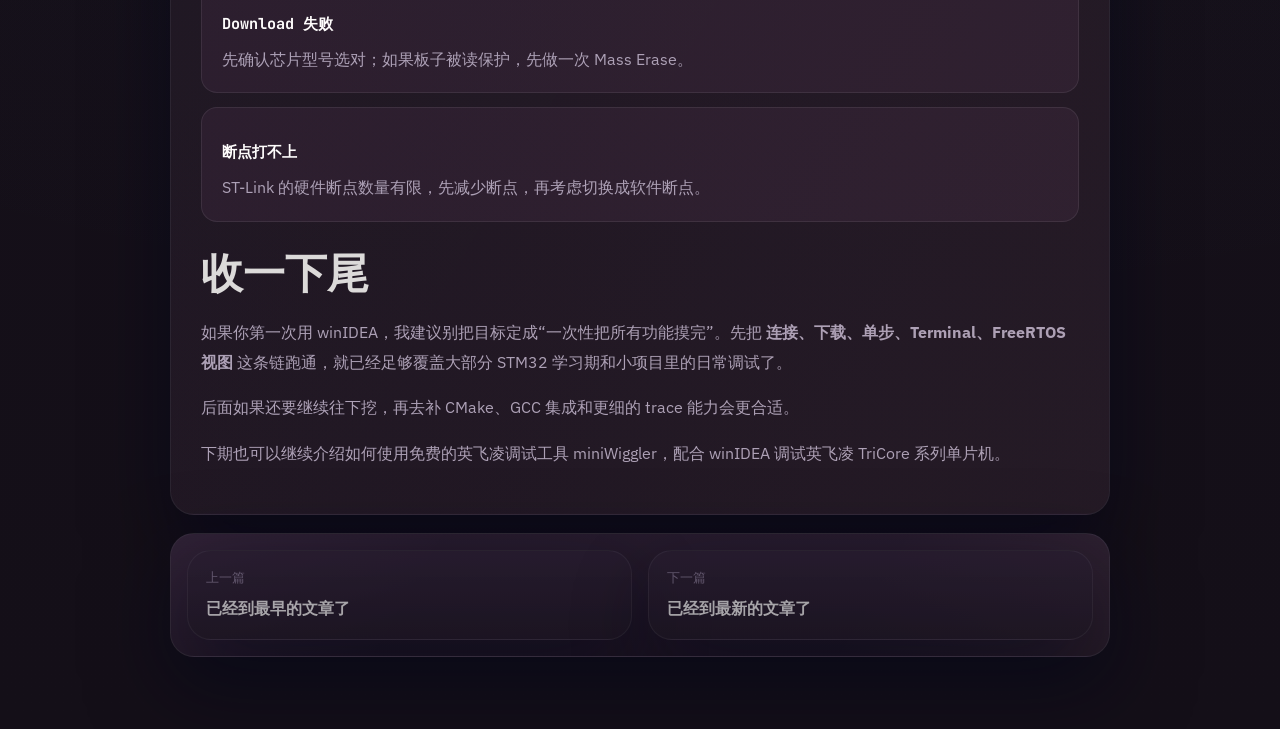
<file: posts/winidea-debugging-guide.html>
<!DOCTYPE html>
<html lang="zh-CN">
  <head>
    <meta charset="UTF-8" />
    <meta name="viewport" content="width=device-width, initial-scale=1.0" />
    <title>用 ST-Link 跑通 winIDEA：一份面向 STM32 初学者的调试指南 | Piksong Blog</title>
    <meta
      name="description"
      content="从安装、连线到单步调试、串口窗口和 FreeRTOS 视图，把 winIDEA 的第一次上手流程完整走一遍。"
    />
    <link rel="canonical" href="https://piksong.github.io/posts/winidea-debugging-guide.html" />
    <meta name="robots" content="index,follow" />
    <link rel="preconnect" href="https://fonts.googleapis.com" />
    <link rel="preconnect" href="https://fonts.gstatic.com" crossorigin />
    <link
      href="https://fonts.googleapis.com/css2?family=IBM+Plex+Sans:wght@400;500;600;700&family=JetBrains+Mono:wght@400;500;700;800&display=swap"
      rel="stylesheet"
    />
    <link rel="stylesheet" href="../styles.css" />
  </head>
  <body data-page="post" data-post-slug="winidea-debugging-guide">
    <div class="page-shell post-page">
      <a class="back-link" href="../archive.html">返回文章归档</a>

      <main id="post-root">
        <section class="post-hero">
          <p class="eyebrow">LOADING</p>
          <h1>文章加载中</h1>
          <p>正在读取文章内容。</p>
        </section>
      </main>
    </div>

    <script type="module" src="../scripts/blog.js"></script>
  </body>
</html>
</file>
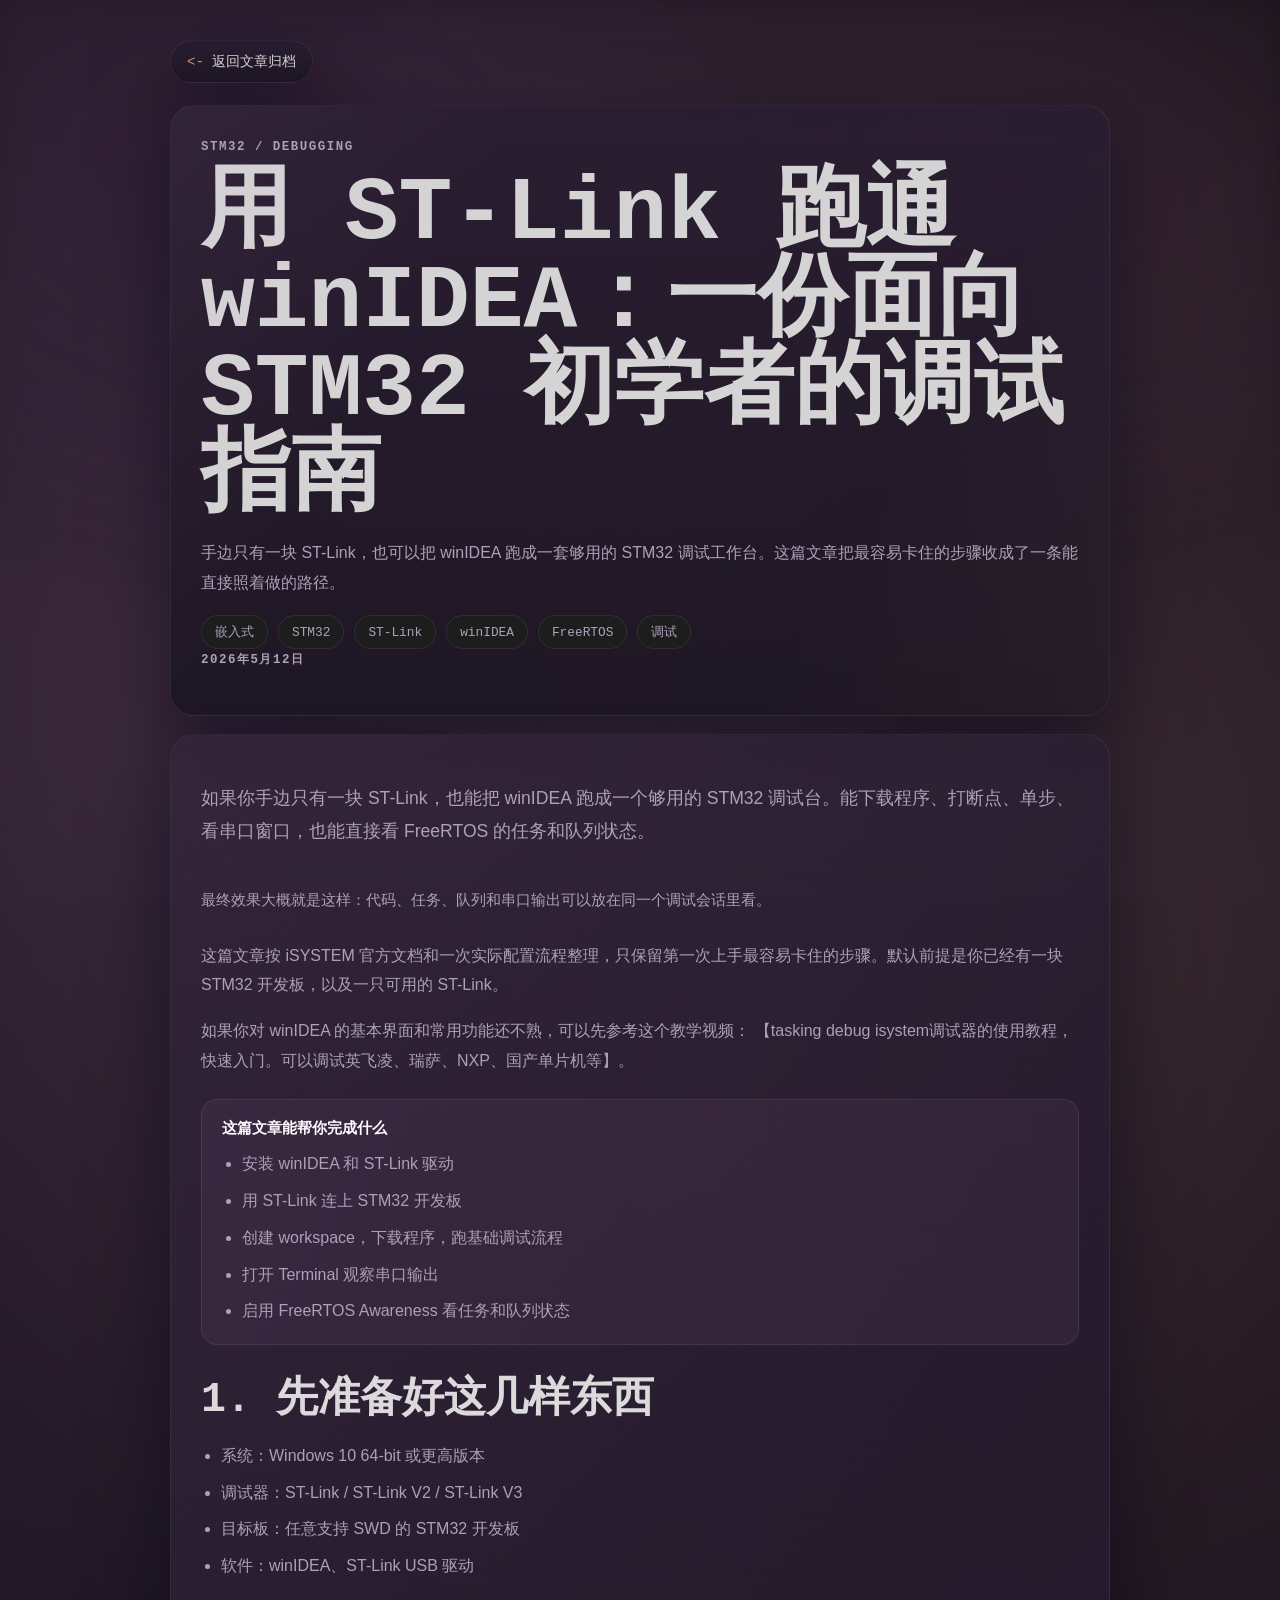
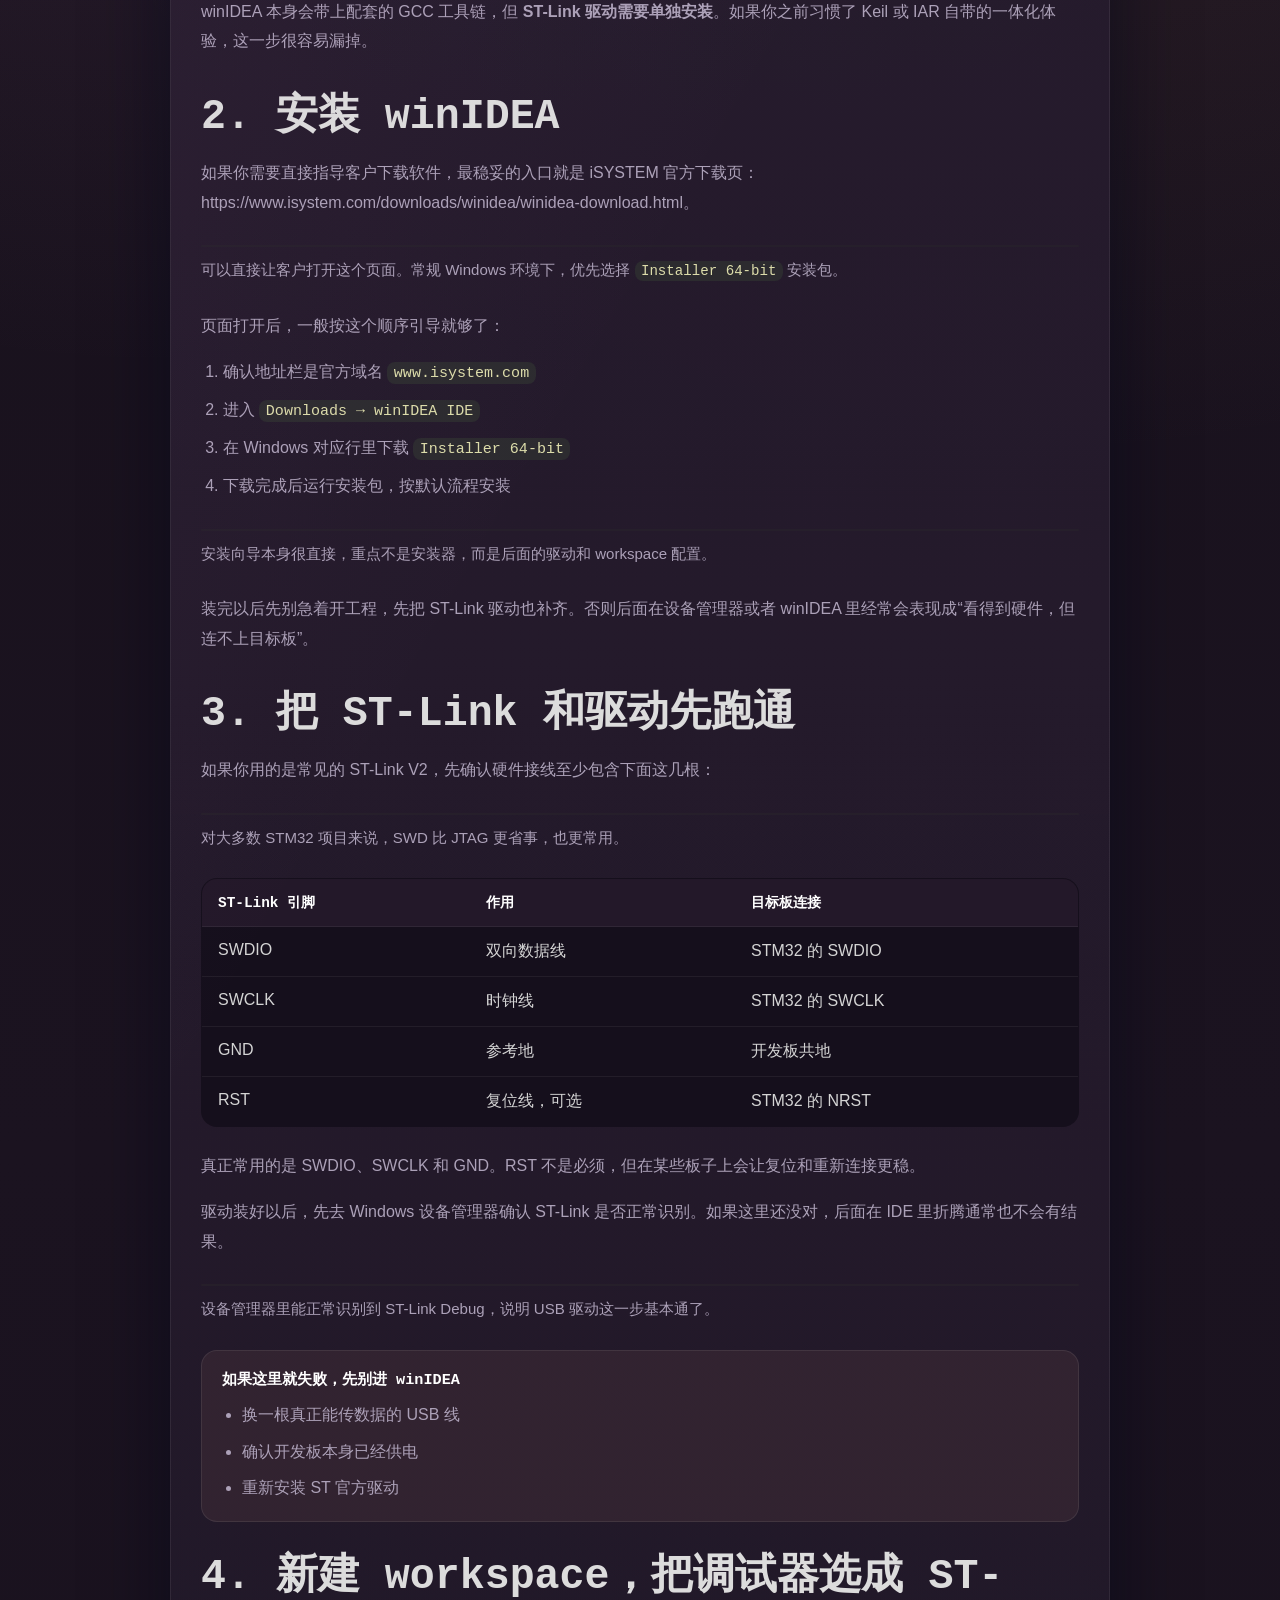
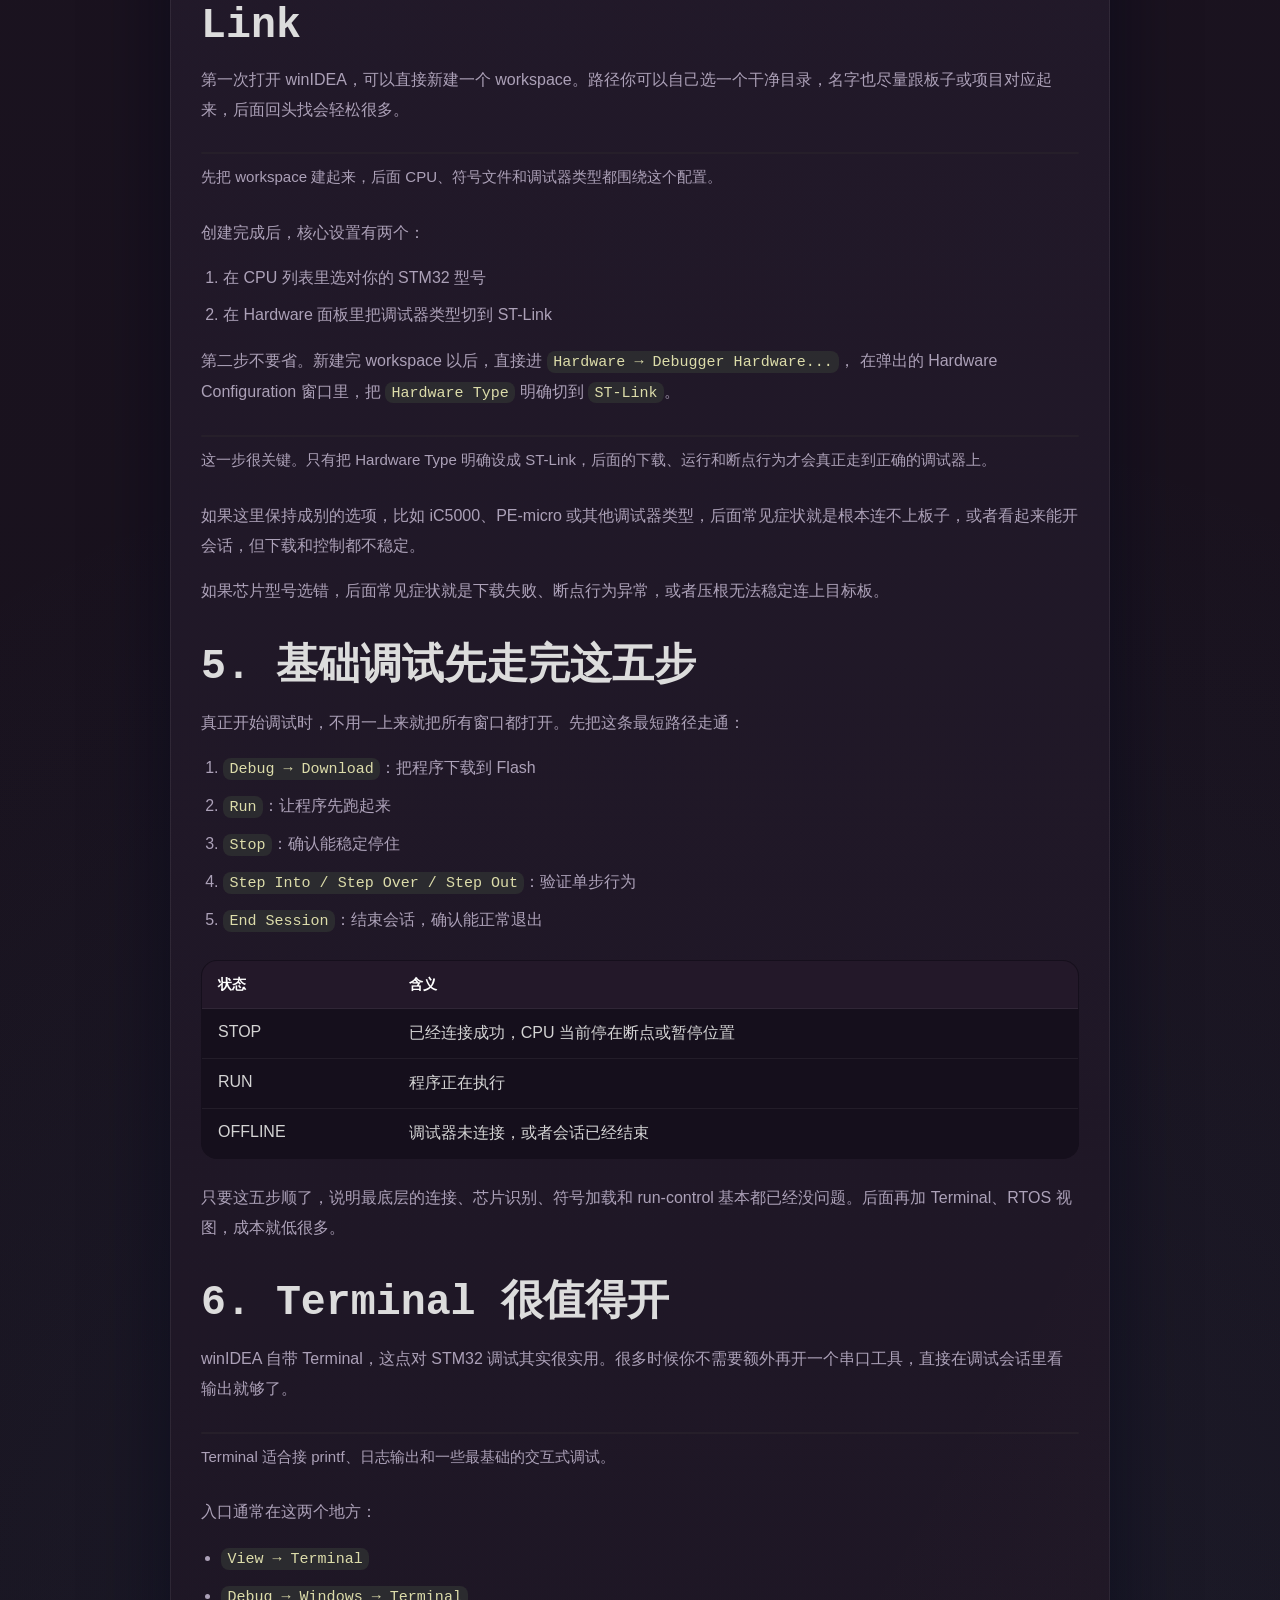
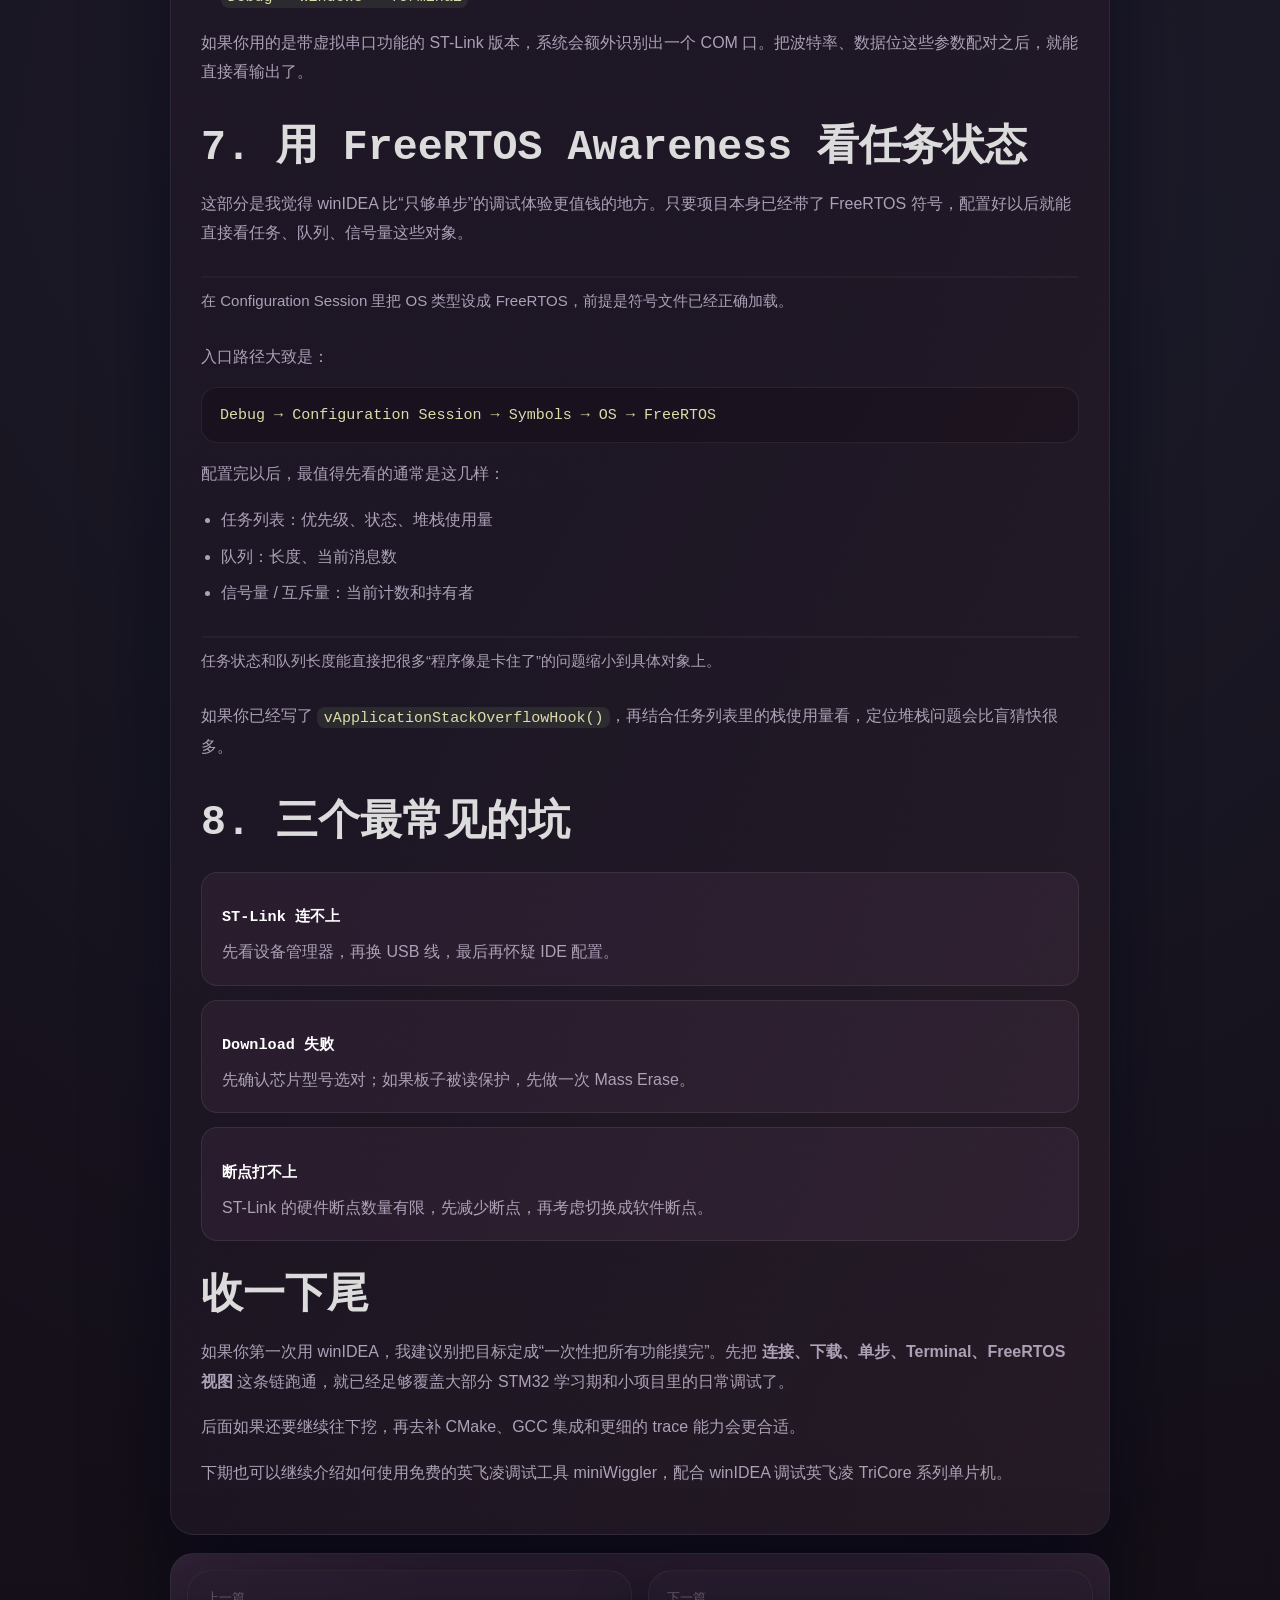
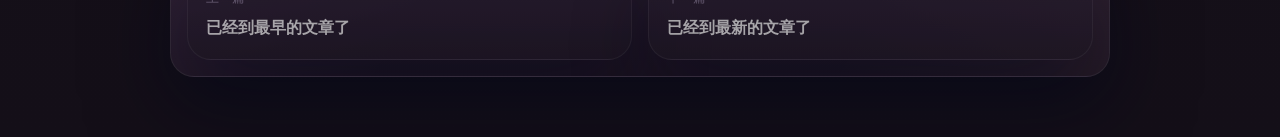
<file: posts/winidea-open-debugging-guide.html>
<!DOCTYPE html>
<html lang="zh-CN">
  <head>
    <meta charset="UTF-8" />
    <meta http-equiv="refresh" content="0; url=https://piksong.github.io/posts/winidea-debugging-guide.html" />
    <title>Redirecting | Piksong Blog</title>
    <link rel="canonical" href="https://piksong.github.io/posts/winidea-debugging-guide.html" />
    <meta name="robots" content="noindex,follow" />
  </head>
  <body>
    <p>
      文章地址已更新，正在跳转到
      <a href="https://piksong.github.io/posts/winidea-debugging-guide.html">新地址</a>。
    </p>
  </body>
</html>
</file>
<file: styles.css>
:root {
  --bg: #17111d;
  --bg-elevated: #22182a;
  --surface: rgba(36, 26, 44, 0.88);
  --surface-strong: rgba(28, 20, 34, 0.95);
  --surface-soft: rgba(60, 42, 70, 0.72);
  --surface-highlight: rgba(197, 134, 192, 0.12);
  --panel: rgba(24, 17, 31, 0.95);
  --text: #d4d4d4;
  --text-soft: #aca1b8;
  --text-dim: #786d85;
  --line: rgba(255, 255, 255, 0.07);
  --line-strong: rgba(255, 255, 255, 0.12);
  --accent: #569cd6;
  --accent-2: #c586c0;
  --accent-3: #4ec9b0;
  --accent-4: #ce9178;
  --accent-5: #dcdcaa;
  --accent-6: #6a9955;
  --sand-1: #4c2b57;
  --sand-2: #6d405f;
  --sand-3: #9f6c73;
  --danger: #f44747;
  --shadow: 0 30px 80px rgba(2, 6, 23, 0.55);
  --radius-lg: 24px;
  --radius-md: 18px;
  --radius-sm: 12px;
  --content-width: 1220px;
}

* {
  box-sizing: border-box;
}

html {
  scroll-behavior: smooth;
}

body {
  margin: 0;
  min-height: 100vh;
  font-family: "IBM Plex Sans", sans-serif;
  color: var(--text);
  background:
    radial-gradient(circle at 14% 10%, rgba(197, 134, 192, 0.18), transparent 22%),
    radial-gradient(circle at 82% 14%, rgba(206, 145, 120, 0.14), transparent 20%),
    radial-gradient(circle at 56% 76%, rgba(86, 156, 214, 0.09), transparent 28%),
    linear-gradient(180deg, #161019 0%, #1b1320 42%, #140f18 100%);
  overflow-x: hidden;
}

body::before,
body::after {
  content: "";
  position: fixed;
  inset: 0;
  pointer-events: none;
}

body::before {
  background:
    radial-gradient(ellipse at 20% 18%, rgba(76, 43, 87, 0.32), transparent 42%),
    radial-gradient(ellipse at 80% 22%, rgba(109, 64, 95, 0.24), transparent 38%),
    radial-gradient(ellipse at 48% 70%, rgba(159, 108, 115, 0.12), transparent 36%);
  filter: blur(14px);
  opacity: 0.9;
  animation: drift 26s ease-in-out infinite alternate;
}

body::after {
  background:
    linear-gradient(120deg, transparent 0%, rgba(255, 255, 255, 0.018) 42%, transparent 70%),
    linear-gradient(180deg, rgba(255, 255, 255, 0.012) 0%, rgba(255, 255, 255, 0) 100%);
  background-size: 160% 160%, 100% 100%;
  mix-blend-mode: screen;
  opacity: 0.1;
  animation: sandflow 24s ease-in-out infinite;
}

a {
  color: inherit;
  text-decoration: none;
}

.page-shell {
  position: relative;
  width: min(calc(100% - 28px), var(--content-width));
  margin: 0 auto;
  padding: 22px 0 72px;
}

.page-shell::before {
  content: "";
  position: absolute;
  inset: 0 auto auto 0;
  width: min(54vw, 680px);
  height: 340px;
  border-radius: 999px;
  background: radial-gradient(circle, rgba(197, 134, 192, 0.16), transparent 68%);
  filter: blur(40px);
  opacity: 0.3;
  z-index: -1;
}

.page-shell::after {
  content: "";
  position: absolute;
  right: -4vw;
  top: 18%;
  width: min(42vw, 560px);
  height: 300px;
  border-radius: 999px;
  background: radial-gradient(circle, rgba(206, 145, 120, 0.12), transparent 70%);
  filter: blur(46px);
  opacity: 0.2;
  z-index: -1;
}

.site-header {
  display: flex;
  align-items: center;
  justify-content: space-between;
  gap: 24px;
  padding: 14px 18px;
  position: sticky;
  top: 14px;
  z-index: 20;
  border: 1px solid rgba(197, 134, 192, 0.18);
  border-radius: 18px;
  backdrop-filter: blur(16px);
  background:
    linear-gradient(180deg, rgba(38, 28, 44, 0.95), rgba(30, 22, 36, 0.94));
  box-shadow: var(--shadow);
}

.site-header::before {
  content: "";
  position: absolute;
  left: 14px;
  top: 14px;
  width: 10px;
  height: 10px;
  border-radius: 50%;
  background: #f87171;
  box-shadow: 18px 0 0 #fbbf24, 36px 0 0 #34d399;
}

.brand,
.hero h1,
.page-hero h1,
.section-heading h2,
.site-footer h2,
.post-card h3,
.project-panel h3,
.archive-item h2,
.post-hero h1,
.post-body h2,
.post-body h1,
.post-body h3,
.post-nav-card strong {
  font-family: "JetBrains Mono", monospace;
}

.brand {
  margin-left: 70px;
  font-size: 0.98rem;
  font-weight: 700;
  letter-spacing: 0.12em;
  text-transform: uppercase;
  color: #d7dae0;
}

.brand::before {
  content: "<";
  color: var(--accent-2);
  margin-right: 0.45rem;
}

.brand::after {
  content: "/>";
  color: var(--accent-3);
  margin-left: 0.45rem;
}

.site-nav {
  display: flex;
  flex-wrap: wrap;
  gap: 10px;
  color: var(--text-soft);
  font-size: 0.92rem;
}

.site-nav a {
  padding: 10px 12px;
  border-radius: 12px;
  border: 1px solid transparent;
  transition: 180ms ease;
}

.site-nav a:hover,
.site-nav a[aria-current="page"] {
  color: #ffffff;
  border-color: rgba(197, 134, 192, 0.26);
  background: rgba(197, 134, 192, 0.08);
}

.site-nav a:nth-child(1):hover,
.site-nav a:nth-child(1)[aria-current="page"] {
  color: var(--accent-3);
}

.site-nav a:nth-child(2):hover,
.site-nav a:nth-child(2)[aria-current="page"] {
  color: var(--accent);
}

.site-nav a:nth-child(3):hover,
.site-nav a:nth-child(3)[aria-current="page"] {
  color: var(--accent-4);
}

.site-nav a:nth-child(4):hover,
.site-nav a:nth-child(4)[aria-current="page"] {
  color: var(--accent-2);
}

.site-nav a:nth-child(5):hover,
.site-nav a:nth-child(5)[aria-current="page"] {
  color: var(--accent-5);
}

.hero,
.taxonomy-grid,
.project-grid,
.post-list,
.post-list-featured {
  display: grid;
  gap: 18px;
}

.hero {
  grid-template-columns: minmax(0, 1.25fr) minmax(300px, 0.82fr);
  align-items: stretch;
  padding: 52px 0 30px;
}

.hero-copy,
.hero-card,
.post-card,
.project-panel,
.post-body,
.post-hero,
.back-link,
.page-hero,
.archive-item,
.taxonomy-panel,
.empty-state,
.post-footer-nav,
.post-nav-card {
  position: relative;
  overflow: hidden;
  border: 1px solid var(--line);
  border-radius: var(--radius-lg);
  background:
    linear-gradient(180deg, rgba(40, 29, 48, 0.92), rgba(28, 21, 34, 0.94));
  box-shadow: var(--shadow);
}

.hero-copy::before,
.hero-card::before,
.post-card::before,
.project-panel::before,
.post-body::before,
.post-hero::before,
.page-hero::before,
.archive-item::before,
.taxonomy-panel::before,
.post-footer-nav::before {
  content: "";
  position: absolute;
  inset: 0;
  background:
    linear-gradient(120deg, rgba(197, 134, 192, 0.06), transparent 28%, transparent 72%, rgba(206, 145, 120, 0.05));
  pointer-events: none;
}

.hero-copy {
  padding: 40px;
  animation: surface-enter 600ms ease both;
}

.hero-copy::after {
  content: "_";
  position: absolute;
  right: 34px;
  bottom: 28px;
  font-family: "JetBrains Mono", monospace;
  font-size: 1.8rem;
  color: rgba(78, 201, 176, 0.6);
  animation: blink 1.15s steps(1) infinite;
}

.hero-card {
  padding: 18px;
  animation: surface-enter 760ms ease both;
}

.editor-panel {
  height: 100%;
  padding: 14px;
  border-radius: 18px;
  background: rgba(27, 20, 33, 0.76);
  border: 1px solid rgba(255, 255, 255, 0.06);
}

.editor-tabs {
  display: flex;
  gap: 8px;
  margin-bottom: 18px;
  padding-bottom: 12px;
  border-bottom: 1px solid rgba(255, 255, 255, 0.06);
}

.tab {
  display: inline-flex;
  align-items: center;
  min-height: 30px;
  padding: 0 12px;
  border-radius: 10px 10px 0 0;
  background: rgba(57, 41, 67, 0.66);
  color: var(--text-dim);
  font-family: "JetBrains Mono", monospace;
  font-size: 0.78rem;
}

.tab.is-active {
  color: #ffffff;
  background: rgba(45, 31, 53, 0.98);
  box-shadow: inset 0 -2px 0 var(--accent-2);
}

.eyebrow,
.card-label,
.post-meta,
.archive-date,
.post-date {
  margin: 0 0 12px;
  color: var(--accent);
  font-family: "JetBrains Mono", monospace;
  font-size: 0.78rem;
  font-weight: 700;
  letter-spacing: 0.12em;
  text-transform: uppercase;
}

.hero h1,
.post-hero h1 {
  margin: 0;
  line-height: 0.98;
  font-size: clamp(2.6rem, 7vw, 5.6rem);
  color: #d4d4d4;
}

.hero h1 span {
  display: block;
  margin-top: 0.35rem;
  color: var(--accent-3);
  text-shadow: 0 0 18px rgba(78, 201, 176, 0.16);
}

.hero-text,
.about-layout p,
.page-intro,
.archive-content p,
.project-panel p,
.post-card p,
.post-body p,
.post-body li,
.post-hero p,
.site-footer {
  color: var(--text-soft);
  line-height: 1.85;
}

.hero-text {
  max-width: 40rem;
  margin: 24px 0 0;
  font-size: 1.08rem;
}

.hero-actions {
  display: flex;
  flex-wrap: wrap;
  gap: 14px;
  margin-top: 30px;
}

.button {
  display: inline-flex;
  align-items: center;
  justify-content: center;
  min-height: 46px;
  padding: 0 18px;
  border-radius: 14px;
  border: 1px solid var(--line-strong);
  font-family: "JetBrains Mono", monospace;
  font-size: 0.92rem;
  transition: transform 180ms ease, box-shadow 180ms ease, background 180ms ease;
}

.button:hover,
.post-card:hover,
.project-panel:hover,
.archive-item:hover,
.post-nav-card:hover {
  transform: translateY(-3px);
}

.button.primary {
  background: linear-gradient(135deg, rgba(197, 134, 192, 0.18), rgba(86, 156, 214, 0.12));
  color: #ffffff;
  box-shadow: 0 0 0 1px rgba(197, 134, 192, 0.12), 0 18px 34px rgba(0, 0, 0, 0.18);
}

.button.secondary {
  background: rgba(255, 255, 255, 0.03);
  color: var(--text);
}

.code-list {
  display: grid;
  gap: 10px;
  margin-bottom: 18px;
}

.code-list p {
  display: grid;
  grid-template-columns: 40px minmax(0, 1fr);
  align-items: start;
  gap: 10px;
  margin: 0;
  color: #d4d4d4;
  font-family: "JetBrains Mono", monospace;
  font-size: 0.92rem;
  line-height: 1.65;
}

.code-list span {
  color: #858585;
}

.code-list p:nth-child(1) {
  color: var(--accent-3);
}

.code-list p:nth-child(2) {
  color: var(--accent-5);
}

.code-list p:nth-child(3) {
  color: var(--accent-4);
}

.signal-grid {
  display: grid;
  grid-template-columns: repeat(2, minmax(0, 1fr));
  gap: 10px;
  margin-top: 24px;
}

.signal-grid span {
  display: block;
  aspect-ratio: 1;
  border-radius: 14px;
  border: 1px solid rgba(255, 255, 255, 0.05);
  background:
    linear-gradient(180deg, rgba(86, 156, 214, 0.12), rgba(28, 21, 34, 0.14)),
    linear-gradient(90deg, rgba(197, 134, 192, 0.16), rgba(206, 145, 120, 0.09));
  animation: pulse-panel 10s ease-in-out infinite;
}

.signal-grid span:nth-child(2) {
  animation-delay: 0.6s;
}

.signal-grid span:nth-child(3) {
  animation-delay: 1.2s;
}

.signal-grid span:nth-child(4) {
  animation-delay: 1.8s;
}

.editor-status {
  display: flex;
  flex-wrap: wrap;
  gap: 10px 16px;
  margin-top: 18px;
  padding-top: 12px;
  border-top: 1px solid rgba(87, 199, 255, 0.08);
  color: var(--text-dim);
  font-family: "JetBrains Mono", monospace;
  font-size: 0.76rem;
}

.section {
  padding: 28px 0;
}

.section-heading {
  display: flex;
  align-items: end;
  justify-content: space-between;
  gap: 20px;
  margin-bottom: 18px;
}

.section-heading h2,
.page-hero h1,
.site-footer h2,
.post-body h2 {
  margin: 0;
  color: #dcdcdc;
  font-size: clamp(1.45rem, 3.4vw, 2.6rem);
}

.about-layout {
  display: grid;
  grid-template-columns: repeat(2, minmax(0, 1fr));
  gap: 18px;
}

.post-list {
  grid-template-columns: 1.2fr 1fr 1fr;
}

.post-list-featured {
  grid-template-columns: repeat(2, minmax(0, 1fr));
}

.post-card,
.project-panel,
.taxonomy-panel {
  padding: 24px;
}

.post-card {
  transition: transform 180ms ease, border-color 180ms ease, background 180ms ease;
}

.post-card.featured {
  border-color: rgba(197, 134, 192, 0.2);
  background:
    linear-gradient(180deg, rgba(51, 36, 59, 0.92), rgba(31, 23, 38, 0.94));
}

.post-card-empty {
  border-style: dashed;
  background:
    linear-gradient(180deg, rgba(37, 37, 38, 0.72), rgba(30, 30, 30, 0.72));
}

.post-card-empty h3 {
  color: var(--text);
}

.post-card h3,
.project-panel h3 {
  margin: 0 0 12px;
  font-size: 1.15rem;
  color: #dcdcdc;
}

.post-card a {
  display: inline-flex;
  margin-top: 16px;
  color: var(--accent);
  font-family: "JetBrains Mono", monospace;
  font-size: 0.9rem;
  font-weight: 700;
}

.post-card a::after {
  content: " ->";
}

.post-list .post-card:nth-child(2) .post-meta,
.post-list-featured .post-card:nth-child(2) .post-meta {
  color: var(--accent-2);
}

.post-list .post-card:nth-child(3) .post-meta,
.post-list-featured .post-card:nth-child(3) .post-meta {
  color: var(--accent-4);
}

.card-tags {
  display: flex;
  flex-wrap: wrap;
  gap: 10px;
  margin-top: 18px;
}

.tag {
  display: inline-flex;
  align-items: center;
  justify-content: center;
  min-height: 34px;
  padding: 0 13px;
  border-radius: 999px;
  border: 1px solid rgba(255, 255, 255, 0.07);
  background: rgba(30, 30, 30, 0.92);
  color: var(--text-soft);
  font-family: "JetBrains Mono", monospace;
  font-size: 0.8rem;
  transition: 180ms ease;
}

.tag:hover,
.tag.is-active {
  color: #ffffff;
  border-color: rgba(197, 134, 192, 0.26);
  box-shadow: inset 0 0 0 1px rgba(197, 134, 192, 0.1);
}

.tag-inline {
  min-height: 28px;
}

.tag-link {
  font-weight: 700;
}

.project-grid {
  grid-template-columns: repeat(3, minmax(0, 1fr));
}

.project-panel {
  transition: transform 180ms ease, border-color 180ms ease;
}

.project-panel span {
  display: inline-flex;
  margin-bottom: 14px;
  color: var(--accent-5);
  font-family: "JetBrains Mono", monospace;
  font-size: 0.86rem;
  font-weight: 700;
}

.listing-page {
  padding-top: 42px;
}

.page-hero {
  padding: 30px;
}

.archive-toolbar {
  display: flex;
  align-items: center;
  justify-content: space-between;
  gap: 16px;
  margin-bottom: 18px;
  color: var(--text-soft);
}

.archive-toolbar-spaced {
  margin-top: 24px;
}

.archive-list {
  display: grid;
  gap: 16px;
}

.archive-item {
  display: grid;
  grid-template-columns: 180px minmax(0, 1fr);
  gap: 22px;
  padding: 24px;
  transition: transform 180ms ease, border-color 180ms ease;
}

.archive-date,
.post-date {
  color: var(--accent-3);
}

.archive-content h2 {
  margin: 0 0 12px;
  font-size: 1.4rem;
}

.archive-content h2 a:hover {
  color: var(--accent-3);
}

.taxonomy-grid {
  grid-template-columns: repeat(2, minmax(0, 1fr));
}

.section-heading-small {
  margin-bottom: 16px;
}

.chip-group {
  display: flex;
  flex-wrap: wrap;
  gap: 12px;
}

.site-footer {
  display: flex;
  align-items: end;
  justify-content: space-between;
  gap: 24px;
  margin-top: 26px;
  padding-top: 34px;
  border-top: 1px solid var(--line);
}

.footer-links {
  display: flex;
  flex-wrap: wrap;
  gap: 12px;
  font-family: "JetBrains Mono", monospace;
  font-size: 0.88rem;
}

.footer-links a {
  padding: 10px 12px;
  border-radius: 12px;
  border: 1px solid rgba(255, 255, 255, 0.07);
  background: rgba(30, 30, 30, 0.86);
}

.post-page {
  width: min(calc(100% - 28px), 940px);
}

.back-link {
  display: inline-flex;
  align-items: center;
  gap: 8px;
  padding: 11px 16px;
  margin-top: 18px;
  color: var(--text);
  font-family: "JetBrains Mono", monospace;
  font-size: 0.88rem;
}

.back-link::before {
  content: "<-";
  color: var(--accent-4);
}

.post-hero {
  margin-top: 22px;
  padding: 30px;
}

.post-body {
  margin-top: 18px;
  padding: 30px;
}

.post-body p + h2,
.post-body ul + h2,
.post-body blockquote + h2 {
  margin-top: 30px;
}

.post-body ul {
  padding-left: 20px;
}

.post-body ol {
  padding-left: 22px;
}

.post-body li + li {
  margin-top: 0.45rem;
}

.post-body blockquote {
  margin: 24px 0;
  padding: 16px 18px;
  border-left: 3px solid var(--accent-2);
  background: rgba(197, 134, 192, 0.07);
  color: #dcdcdc;
}

.post-body hr {
  border: 0;
  border-top: 1px solid var(--line);
  margin: 26px 0;
}

.post-body code {
  padding: 0.12rem 0.4rem;
  border-radius: 8px;
  background: rgba(45, 45, 48, 0.92);
  color: var(--accent-5);
  font-family: "JetBrains Mono", monospace;
  font-size: 0.94em;
}

.post-body pre {
  overflow: auto;
  padding: 18px;
  border-radius: 16px;
  border: 1px solid rgba(255, 255, 255, 0.07);
  background: rgba(26, 18, 31, 0.98);
  color: #d4d4d4;
}

.post-body pre code {
  background: transparent;
  padding: 0;
}

.post-body figure {
  margin: 28px 0;
}

.post-body img {
  display: block;
  width: 100%;
  height: auto;
  border-radius: 18px;
  border: 1px solid rgba(255, 255, 255, 0.08);
  background: rgba(19, 13, 24, 0.92);
}

.post-body figcaption {
  margin-top: 10px;
  color: var(--text-soft);
  font-size: 0.94rem;
  line-height: 1.7;
}

.post-body table {
  width: 100%;
  border-collapse: collapse;
  margin: 24px 0;
  overflow: hidden;
  border: 1px solid rgba(255, 255, 255, 0.08);
  border-radius: 16px;
  background: rgba(21, 15, 27, 0.9);
}

.post-body th,
.post-body td {
  padding: 14px 16px;
  border-bottom: 1px solid rgba(255, 255, 255, 0.06);
  text-align: left;
  vertical-align: top;
}

.post-body th {
  color: #ffffff;
  font-family: "JetBrains Mono", monospace;
  font-size: 0.9rem;
  background: rgba(197, 134, 192, 0.08);
}

.post-body tr:last-child td {
  border-bottom: 0;
}

.article-lead {
  font-size: 1.1rem;
  color: #e5e2ea;
}

.article-callout,
.article-checklist > div {
  margin: 24px 0;
  padding: 18px 20px;
  border: 1px solid rgba(255, 255, 255, 0.08);
  border-radius: 16px;
  background: rgba(197, 134, 192, 0.07);
}

.article-callout strong,
.article-checklist h3 {
  display: block;
  margin-bottom: 10px;
  font-family: "JetBrains Mono", monospace;
  font-size: 0.95rem;
  color: #ffffff;
}

.article-callout ul {
  margin: 0;
}

.article-callout-warn {
  background: rgba(206, 145, 120, 0.09);
}

.article-checklist {
  display: grid;
  gap: 14px;
  margin: 24px 0;
}

.article-checklist > div {
  margin: 0;
}

.article-checklist p {
  margin: 0;
}

.post-footer-nav {
  display: grid;
  grid-template-columns: repeat(2, minmax(0, 1fr));
  gap: 16px;
  padding: 16px;
  margin-top: 18px;
}

.post-nav-card {
  display: grid;
  gap: 10px;
  padding: 18px;
  transition: transform 180ms ease, border-color 180ms ease;
}

.post-nav-card span {
  color: var(--text-dim);
  font-family: "JetBrains Mono", monospace;
  font-size: 0.82rem;
}

.post-nav-card strong {
  font-size: 1rem;
  color: #dcdcdc;
  line-height: 1.5;
}

.post-nav-card.is-empty {
  opacity: 0.72;
}

.empty-state {
  padding: 28px;
}

.empty-state h2 {
  margin: 0 0 12px;
}

@keyframes scanlines {
  from {
    transform: translateY(0);
  }
  to {
    transform: translateY(24px);
  }
}

@keyframes sandflow {
  0%,
  100% {
    transform: translate3d(0, 0, 0) scale(1);
    opacity: 0.1;
  }
  50% {
    transform: translate3d(-2%, 1.5%, 0) scale(1.04);
    opacity: 0.14;
  }
}

@keyframes drift {
  0% {
    transform: translate3d(0, 0, 0) scale(1);
  }
  100% {
    transform: translate3d(1.5%, -1%, 0) scale(1.05);
  }
}

@keyframes blink {
  0%,
  49% {
    opacity: 1;
  }
  50%,
  100% {
    opacity: 0;
  }
}

@keyframes pulse-panel {
  0%,
  100% {
    transform: translateY(0);
    opacity: 0.74;
  }
  50% {
    transform: translateY(-2px);
    opacity: 0.88;
  }
}

@keyframes surface-enter {
  from {
    opacity: 0;
    transform: translateY(22px);
  }
  to {
    opacity: 1;
    transform: translateY(0);
  }
}

@media (max-width: 960px) {
  .hero,
  .post-list,
  .post-list-featured,
  .project-grid,
  .taxonomy-grid,
  .about-layout,
  .site-footer,
  .post-footer-nav,
  .archive-item {
    grid-template-columns: 1fr;
  }

  .archive-item {
    display: grid;
  }
}

@media (max-width: 760px) {
  .site-header {
    padding-top: 46px;
  }

  .brand {
    margin-left: 0;
  }

  .hero h1,
  .post-hero h1 {
    font-size: clamp(2.2rem, 12vw, 4.4rem);
  }
}

@media (max-width: 640px) {
  .page-shell {
    width: min(calc(100% - 18px), var(--content-width));
    padding-top: 12px;
  }

  .site-header,
  .hero-copy,
  .hero-card,
  .post-card,
  .project-panel,
  .post-body,
  .post-hero,
  .page-hero,
  .archive-item,
  .taxonomy-panel {
    padding: 18px;
  }

  .site-nav {
    gap: 8px;
  }
}
</file>
